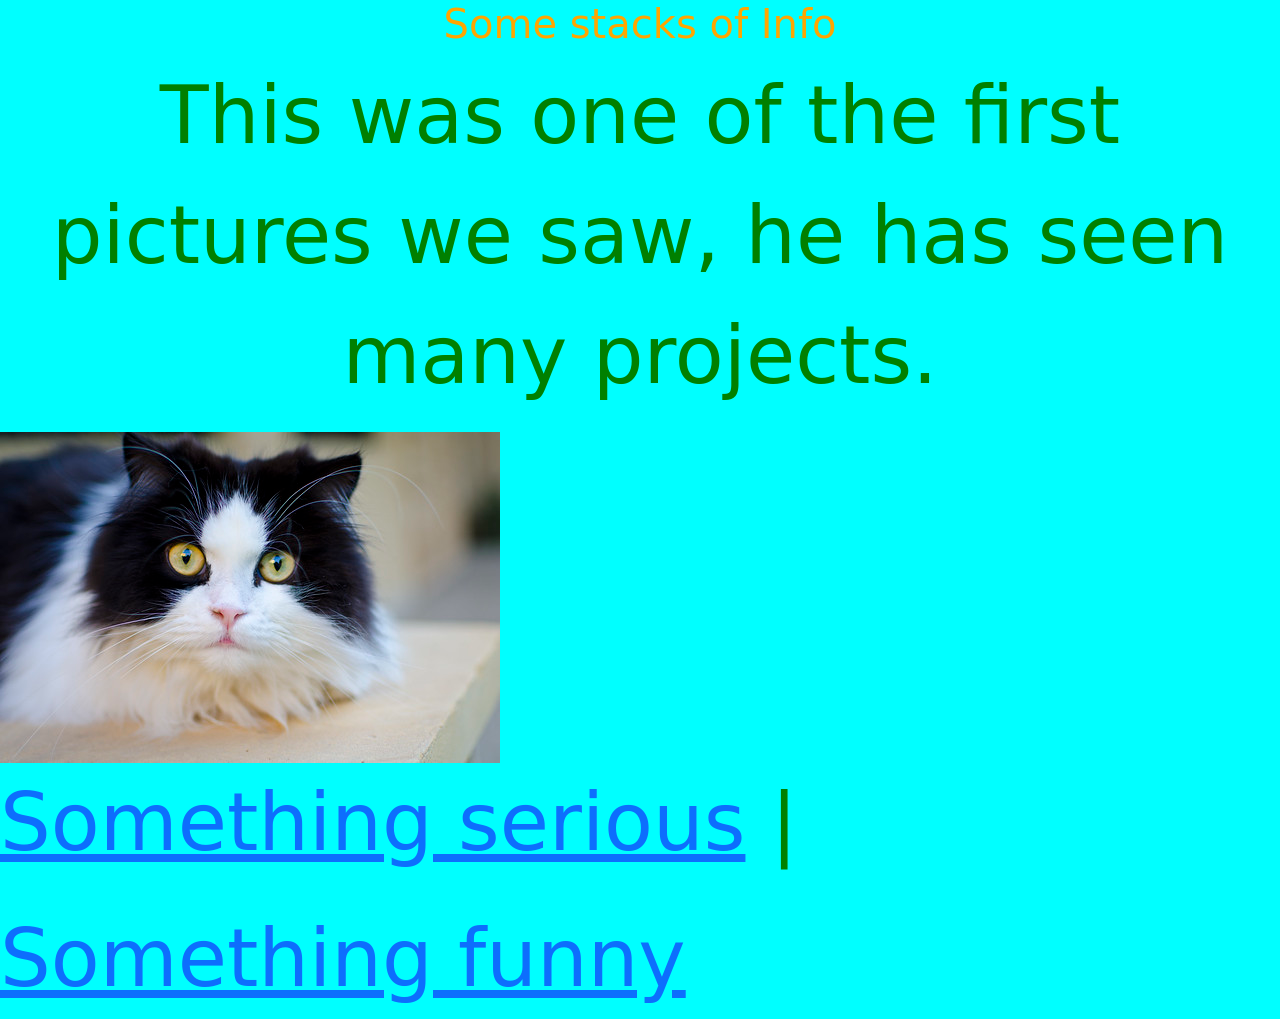
<file: index.html>
<!doctype html>
<html lang="en">
<head>
	<meta charset="utf-8">
	<title>Info for looks</title><meta name="viewport" content="width=device-width,initial-scale=1">
	<link href="https://cdn.jsdelivr.net/npm/bootstrap@5.3.8/dist/css/bootstrap.min.css" rel="stylesheet">
		<link rel="stylesheet" href="./assets/css/styles.css">
</head>
<body class = "blue">

	<h1 style="text-align:center;">Some stacks of Info</h1>
	<p style="text-align:center;">This was one of the first pictures we saw, he has seen many projects.</p>
	
	<div class="container">
		<div class="row"
></div>	
</div>


	<img src="assets/img/cat.jpg" alt="">

    

		<p><a href="01.html">Something serious</a> | <p><a href="02.html">Something funny</a></p>
       

	<script src="./assets/js/main.js"></script>
    <script src="https://cdn.jsdelivr.net/npm/bootstrap@5.3.8/dist/js/bootstrap.bundle.min.js"></script>

</body>
</html>
</file>
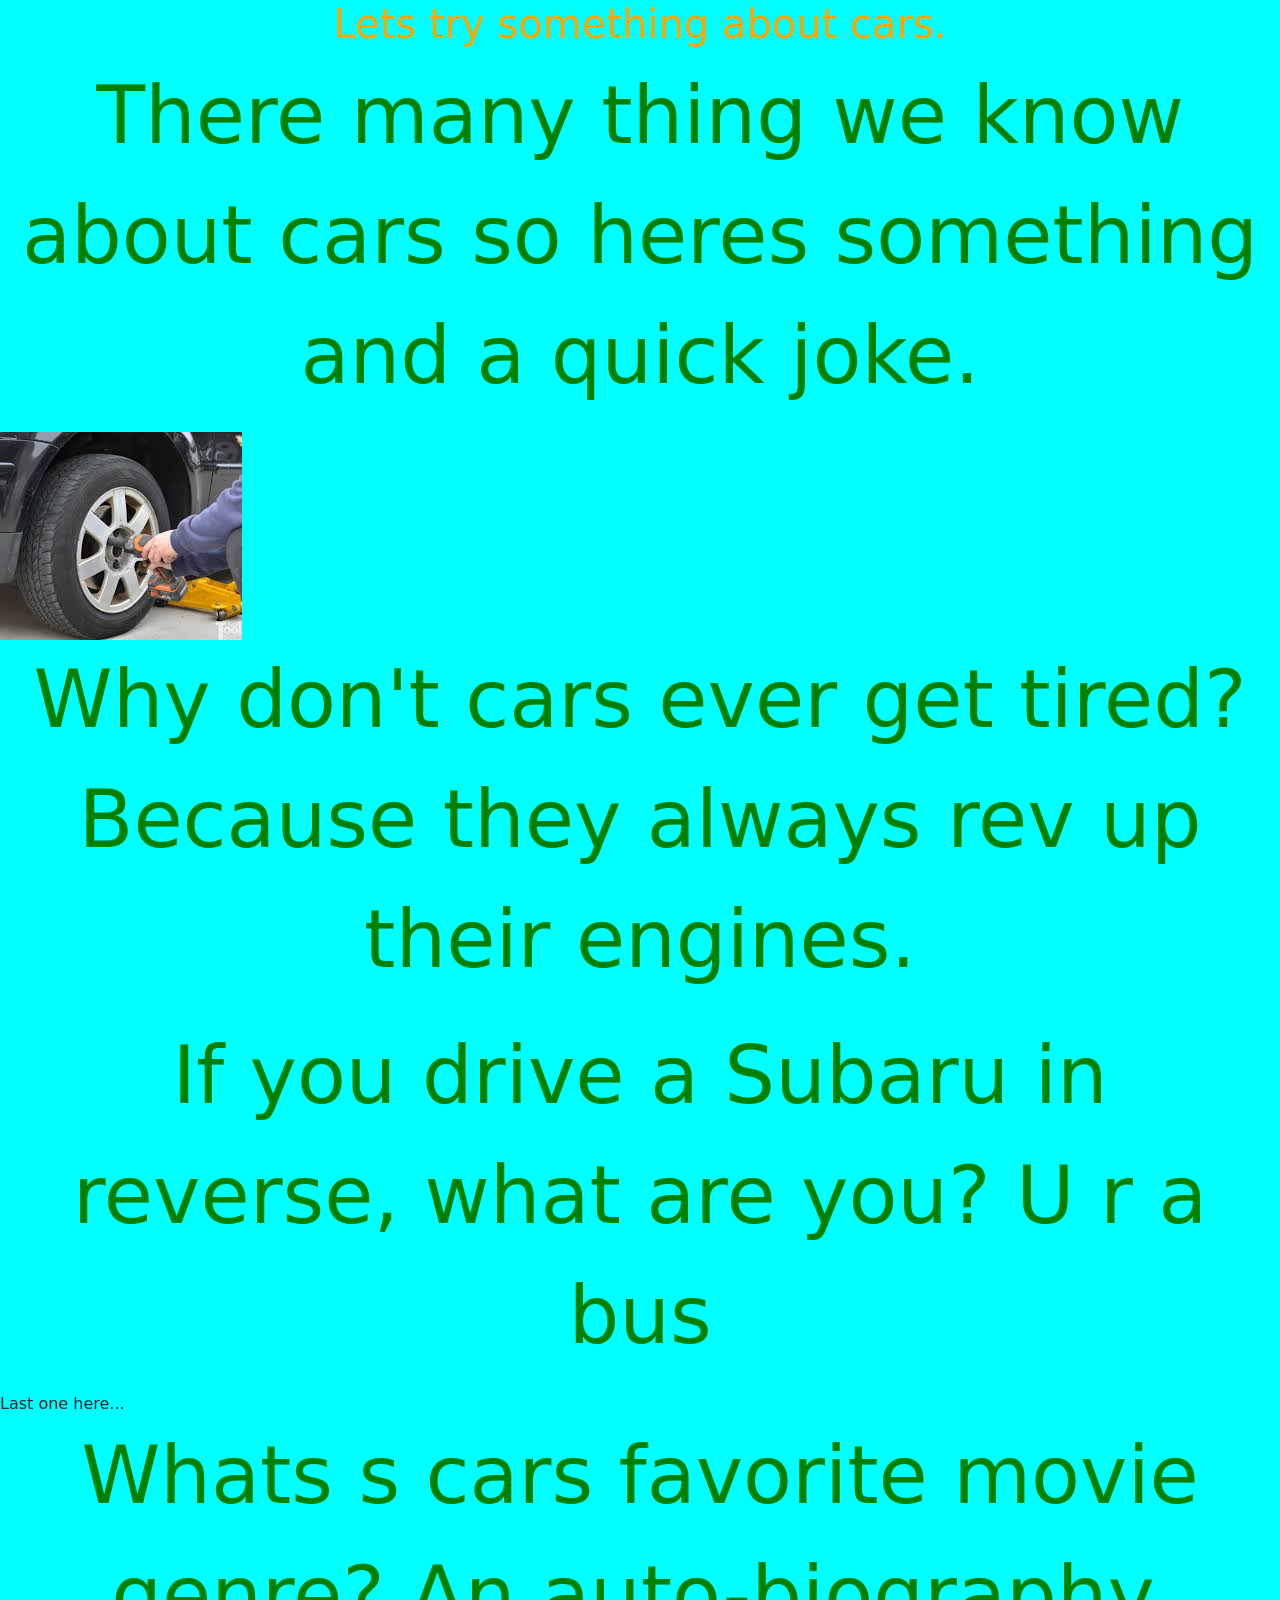
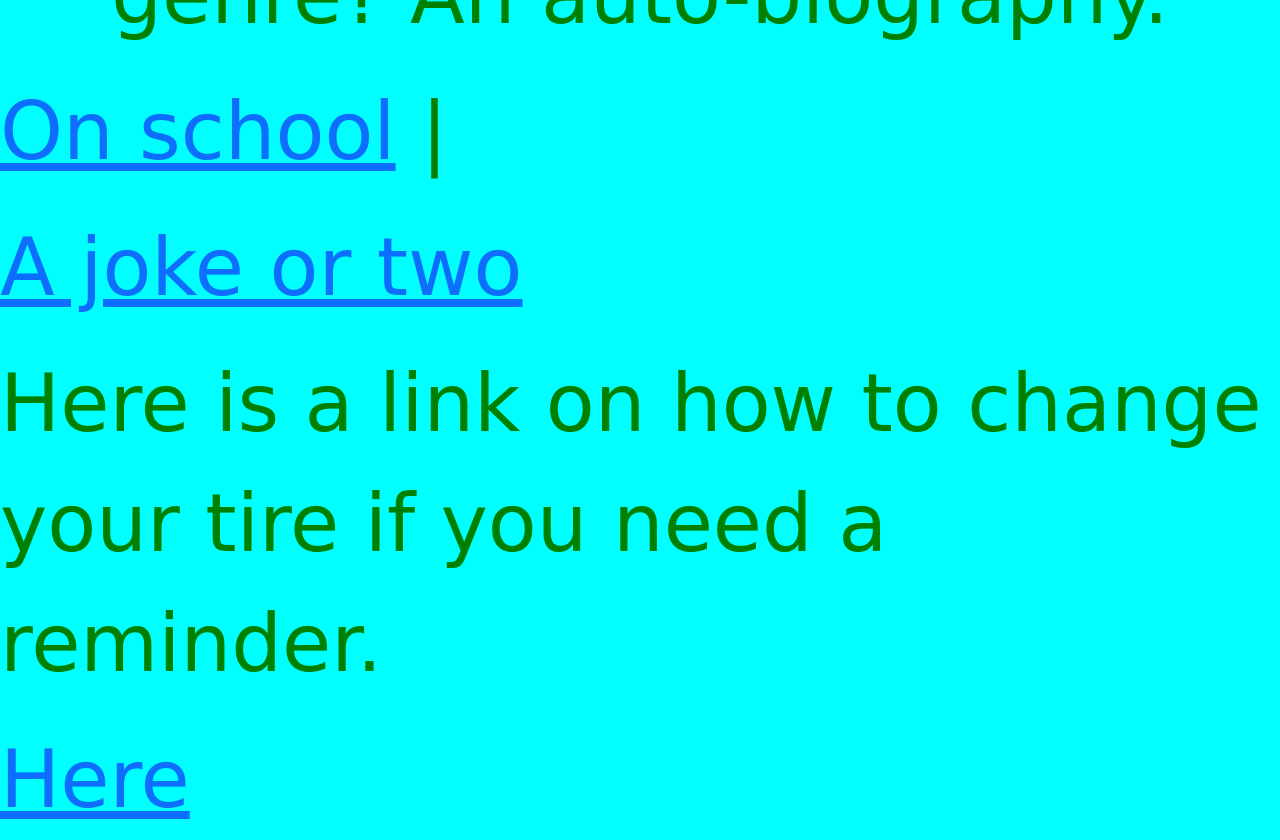
<file: 01.html>
<!doctype html>
<html lang="en">
<head>
	<meta charset="utf-8">
	<title>Info for looks</title><meta name="viewport" content="width=device-width,initial-scale=1">
	<link href="https://cdn.jsdelivr.net/npm/bootstrap@5.3.8/dist/css/bootstrap.min.css" rel="stylesheet">
		<link rel="stylesheet" href="./assets/css/styles.css">
</head>
<body>

	<h1 style="text-align:center;">Lets try something about cars.</h1>
	<p style="text-align:center;">There many thing we know about cars so heres something and a quick joke. </p>
	
	<img src="assets/img/tirechange.jpg" alt="">
      
	<p style="text-align:center;">Why don't cars ever get tired? Because they always rev up their engines.</p> 

	<p style="text-align:center;">If you drive a Subaru in reverse, what are you? U r a bus</p>

	Last one here...
	<p style="text-align:center;" >Whats s cars favorite movie genre? An auto-biography.</p>
		<p><a href="03.html">On school</a> | <p><a href="02.html">A joke or two</a></p>


    <p>Here is a link on how to change your tire if you need a reminder.</p>
    <p><a href="https://www.allstate.com/resources/car-insurance/how-to-change-a-flat-tire">Here</a></p>

	<script src="./assets/js/main.js"></script>
    <script src="https://cdn.jsdelivr.net/npm/bootstrap@5.3.8/dist/js/bootstrap.bundle.min.js"></script>

</body>
</html>
</file>
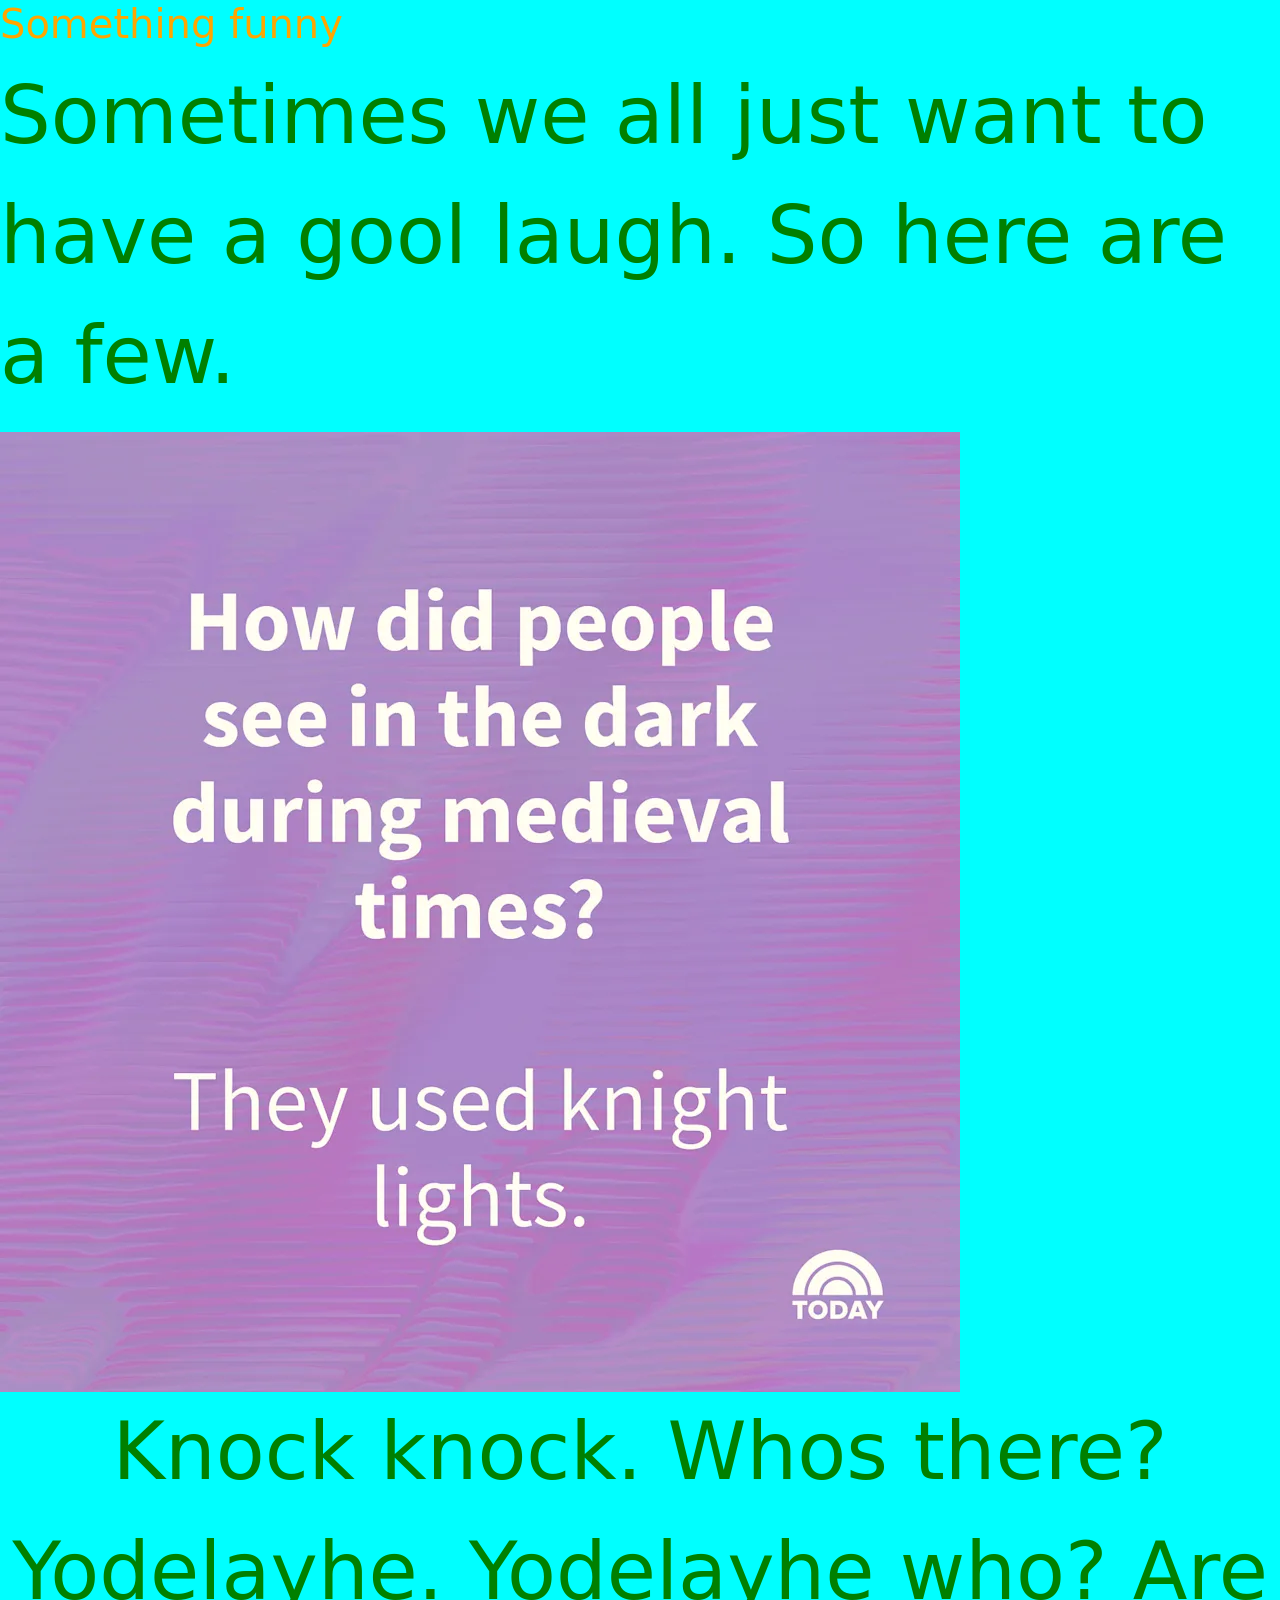
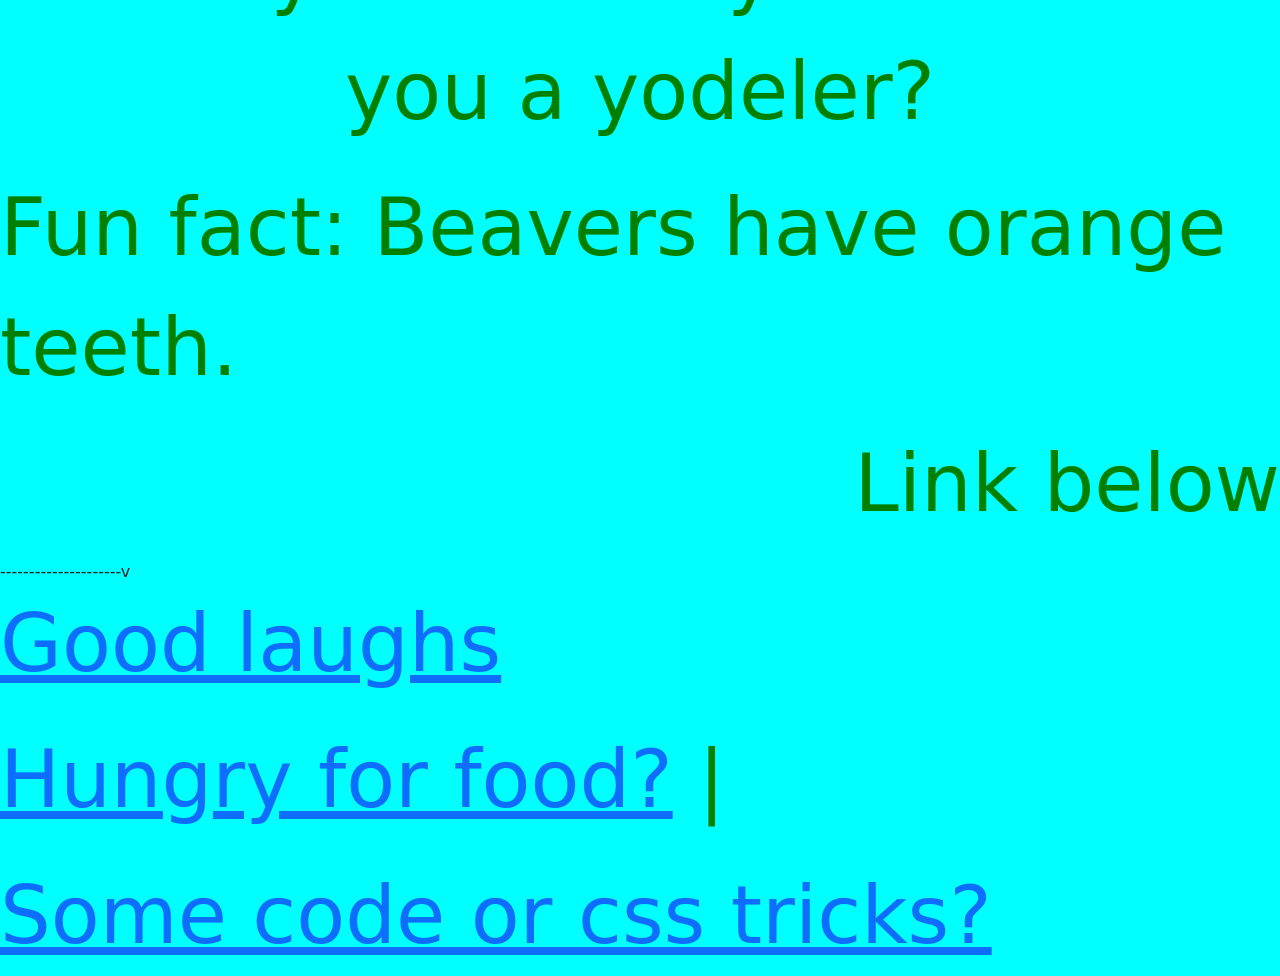
<file: 02.html>
<!doctype html>
<html lang="en">
<head>
	<meta charset="utf-8">
	<title>Info for looks and connections</title><meta name="viewport" content="width=device-width,initial-scale=1">
	<link href="https://cdn.jsdelivr.net/npm/bootstrap@5.3.8/dist/css/bootstrap.min.css" rel="stylesheet">
		<link rel="stylesheet" href="./assets/css/styles.css">
</head>
<body class = "blue">

	<h1>Something funny</h1>
	<p>Sometimes we all just want to have a gool laugh. So here are a few.</p>
	<img src="assets/img/joke.jpg" alt="">
     

	<p 	 style="text-align:center;"> Knock knock. Whos there? Yodelayhe. Yodelayhe who? Are you a yodeler?
</p>
    <p style="text-align:center;"> </p>

	<p style="text-align:left;">Fun fact: Beavers have orange teeth. </p>

	 <p style="text-align:right;">Link below </p>---------------------v
		  
	 

    <p><a href="https://www.hubengage.com/employee-engagement/workplace-jokes-guaranteed-to-brighten-your-workday/">Good laughs</a></p>

		<p><a href="05.html">Hungry for food?</a> | <p><a href="04.html">Some code or css tricks?</a></p>


	<script src="./assets/js/main.js"></script>
    <script src="https://cdn.jsdelivr.net/npm/bootstrap@5.3.8/dist/js/bootstrap.bundle.min.js"></script>

</body>
</html>
</file>
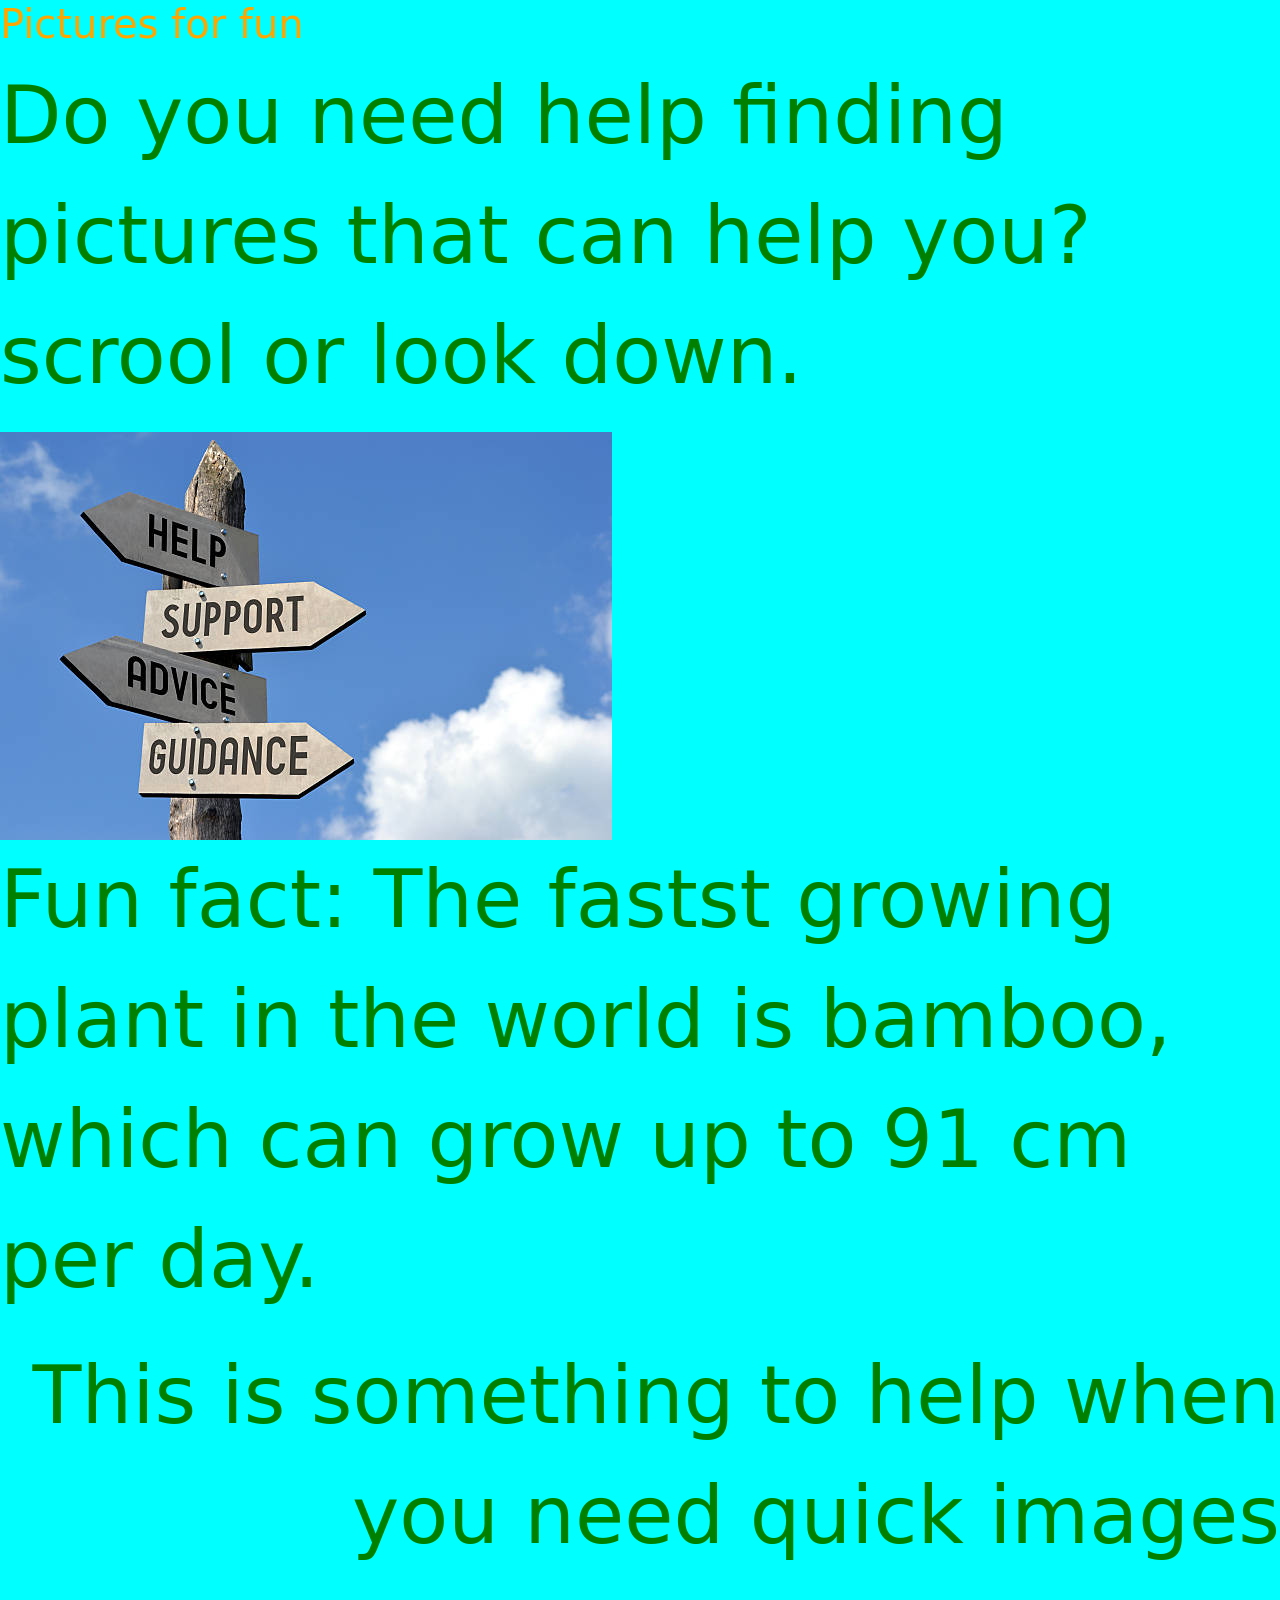
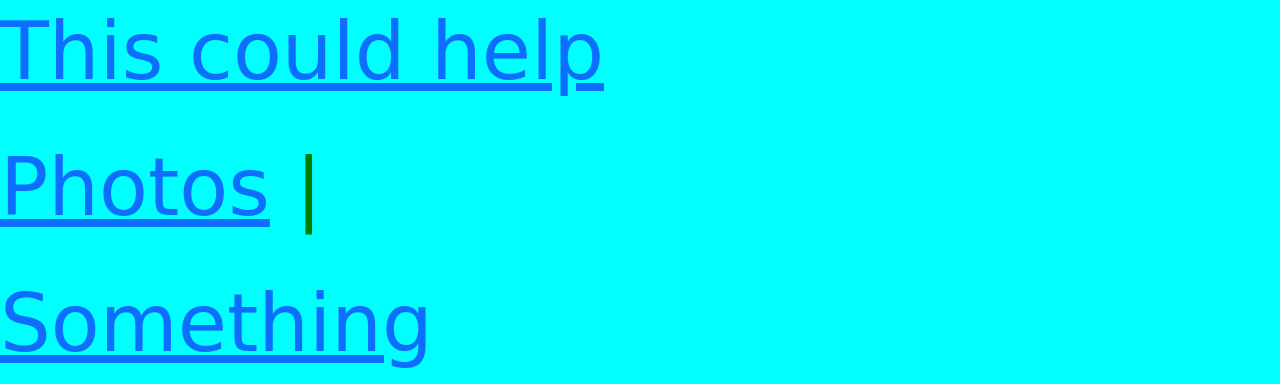
<file: 03.html>
<!doctype html>
<html lang="en">
<head>
	<meta charset="utf-8">
	<title>Info for looks and connections</title><meta name="viewport" content="width=device-width,initial-scale=1">
	<link href="https://cdn.jsdelivr.net/npm/bootstrap@5.3.8/dist/css/bootstrap.min.css" rel="stylesheet">
		<link rel="stylesheet" href="./assets/css/styles.css">
</head>
<body class = "blue">

	<h1>Pictures for fun</h1>
	<p>Do you need help finding pictures that can help you? scrool or look down.</p>

	<img src="assets/img/help.jpg" alt="">

<p style="text-align:start;"> Fun fact: The fastst growing plant in the world is bamboo, which can grow up to 91 cm per day. </p>

<p style="text-align:end;" >This is something to help when you need quick images</p>

<p><a href="https://www.istockphoto.com/search/2/image-film?phrase=picture%20of%20help">This could help</a> </a></P>
		<p><a href="06.html">Photos</a> | <p><a href="07.html">Something</a></p>


	<script src="./assets/js/main.js"></script>
    <script src="https://cdn.jsdelivr.net/npm/bootstrap@5.3.8/dist/js/bootstrap.bundle.min.js"></script>

</body>
</html>
</file>
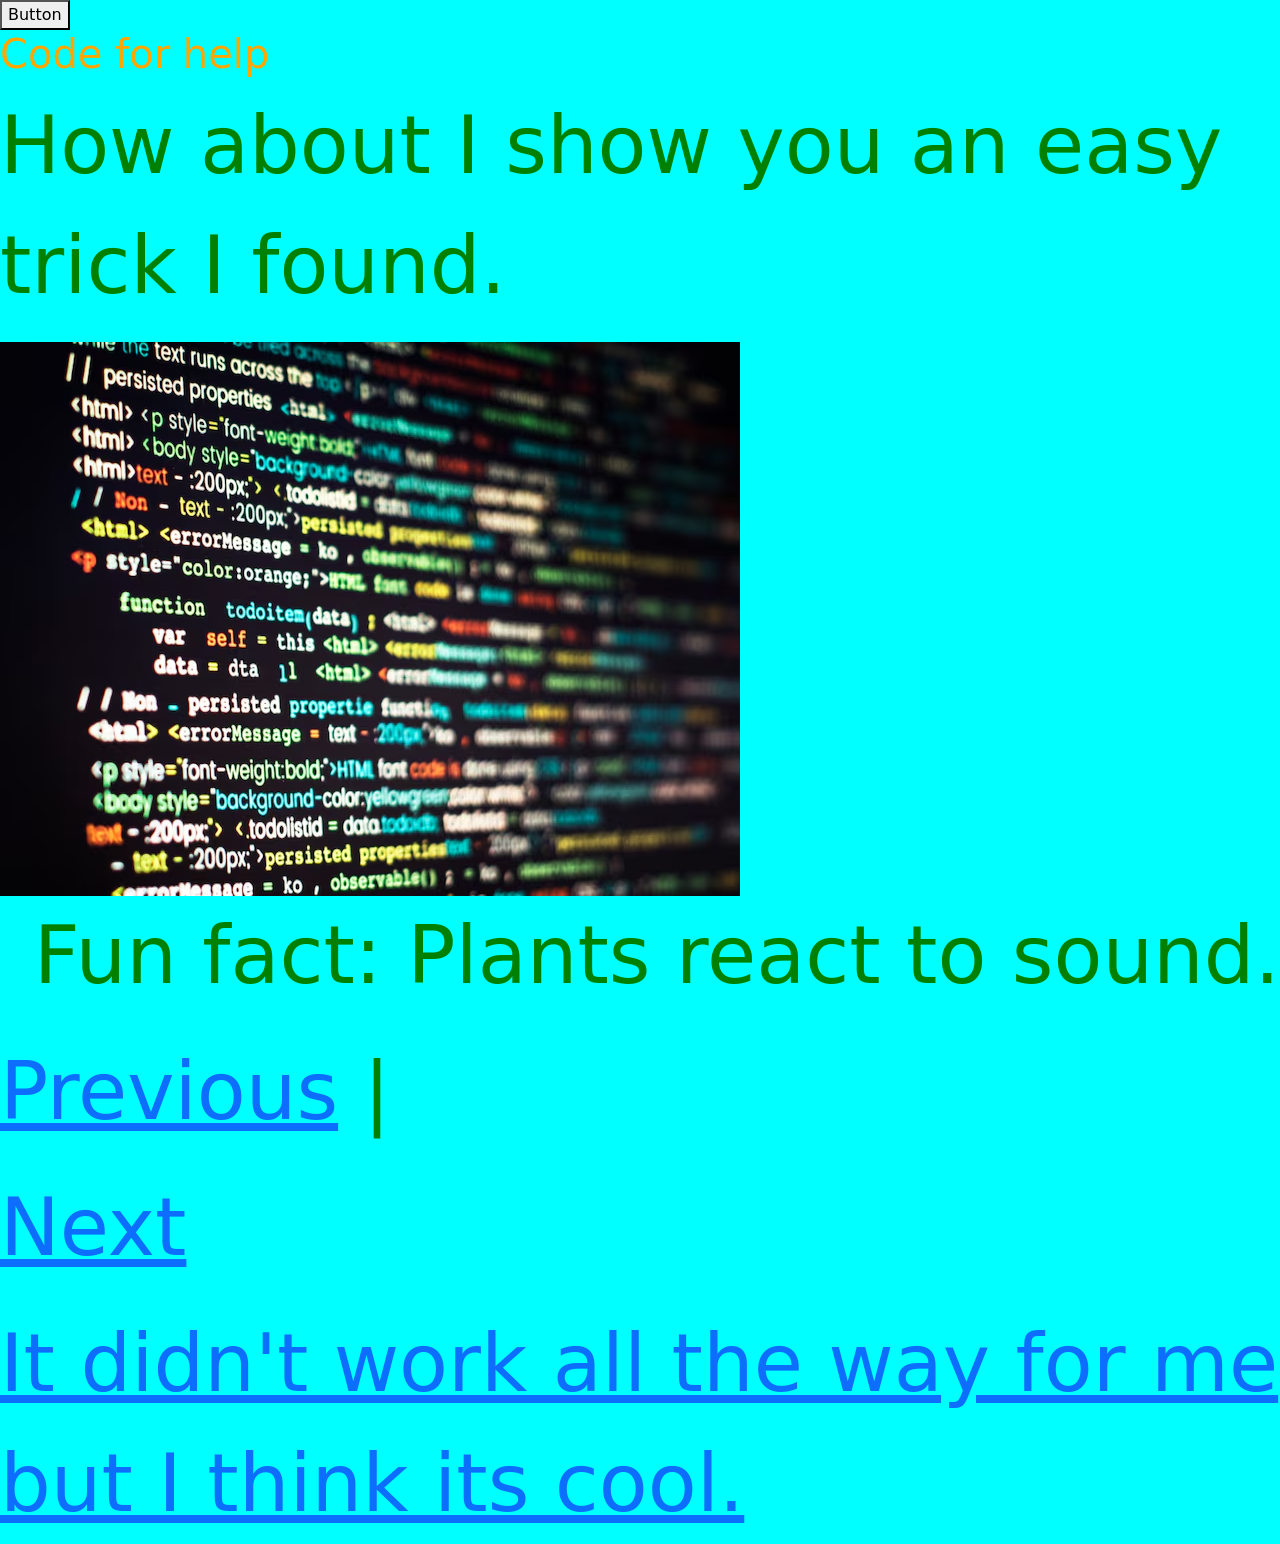
<file: 04.html>
<!doctype html>
<html lang="en">
<head>
	<meta charset="utf-8">
	<title>Info for looks and connections</title><meta name="viewport" content="width=device-width,initial-scale=1">
	<link href="https://cdn.jsdelivr.net/npm/bootstrap@5.3.8/dist/css/bootstrap.min.css" rel="stylesheet">
		<link rel="stylesheet" href="./assets/css/styles.css">
</head>
<body class = "blue"> 

	<button class ="my-button" popvertarget="my-element">
		Button
	</button>

	<div id="my-element" popover>
		How does this work?
	</div>


	<h1>Code for help</h1>
	<p> How about I show you an easy trick I found.</p>
	<img src="assets/img/code.jpg" alt="">

	<p style="text-align:right"> Fun fact: Plants react to sound. </p>

		<p><a href="08.html">Previous</a> | <p><a href="09.html">Next</a></p>

		<p><a href=https://youtu.be/Ol62e-dWu0E?si=q2P6kb36U5PPpYzx> It didn't work all the way for me but I think its cool.</a></p>

	<script src="./assets/js/main.js"></script>
    <script src="https://cdn.jsdelivr.net/npm/bootstrap@5.3.8/dist/js/bootstrap.bundle.min.js"></script>

</body>
</html>
</file>
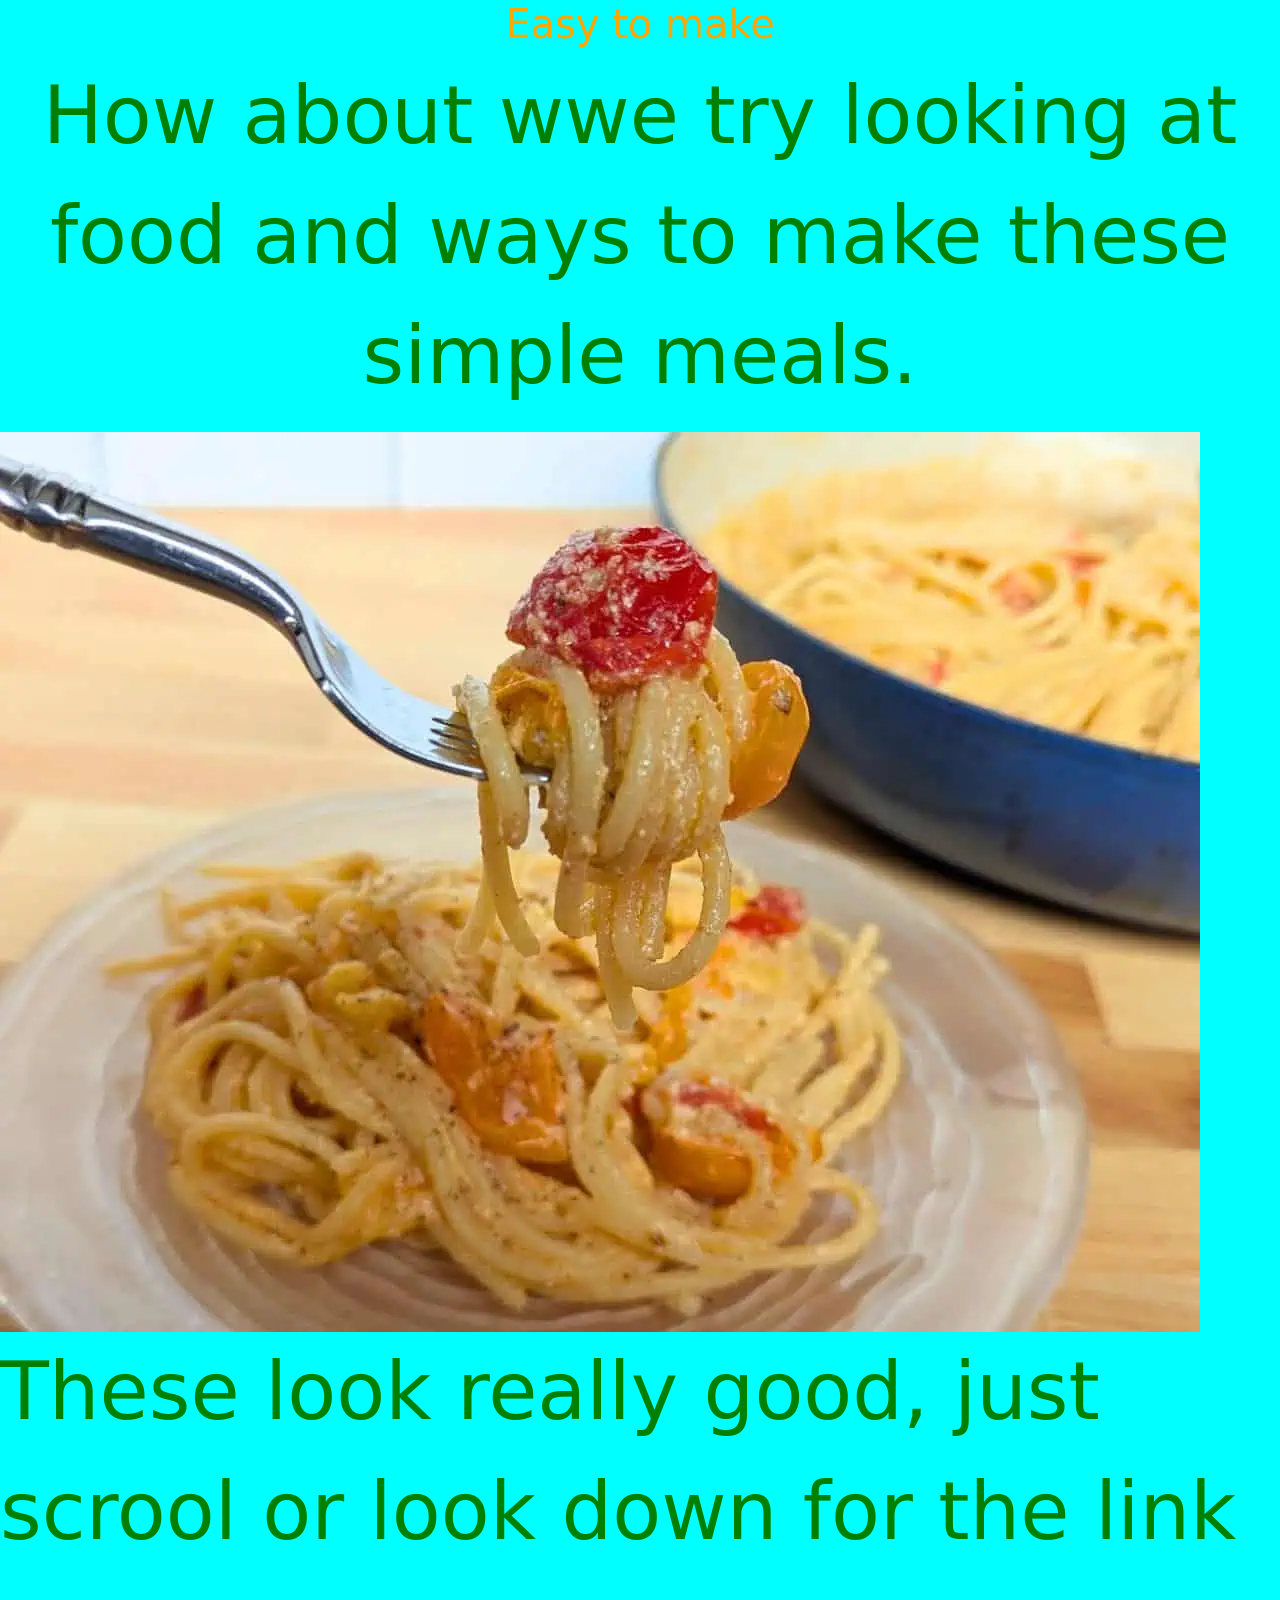
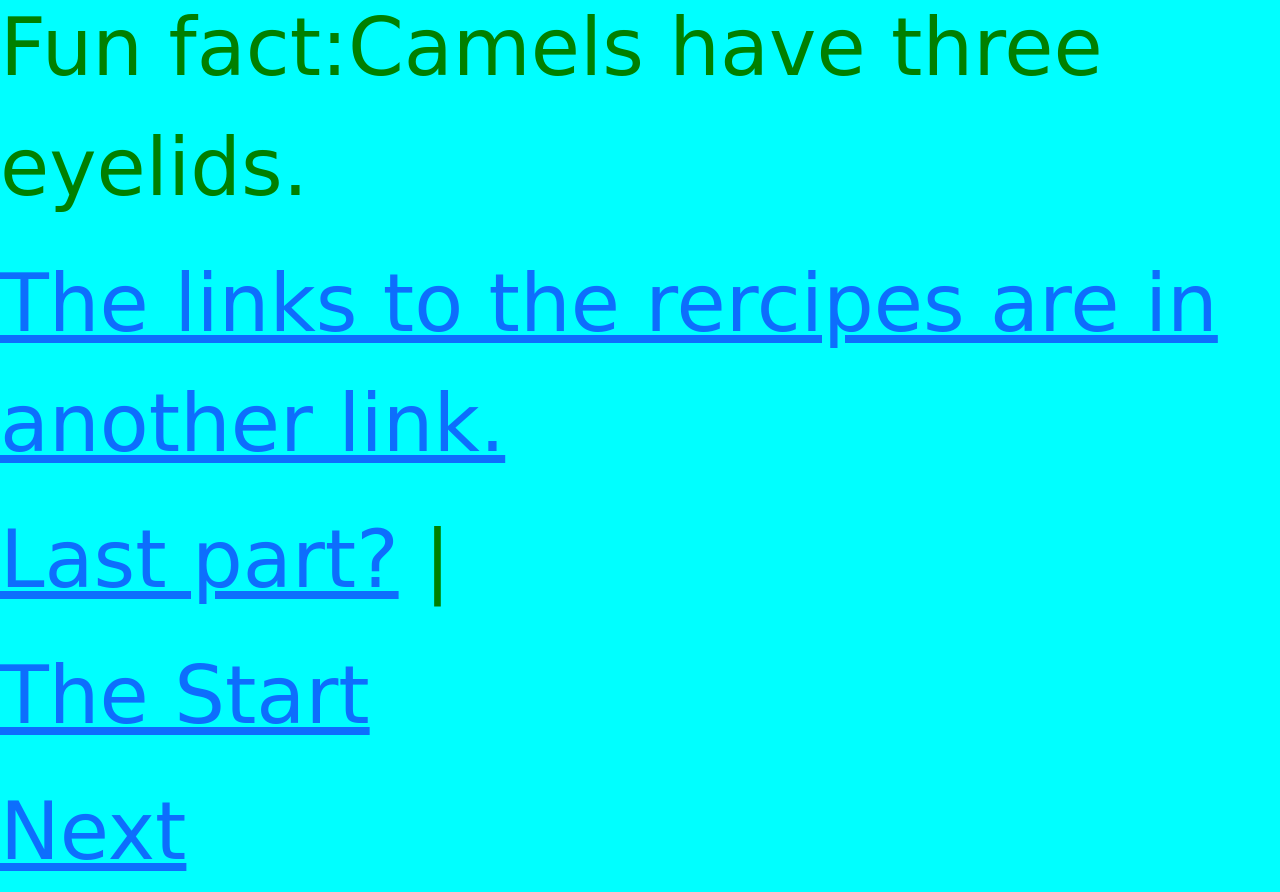
<file: 05.html>
<!doctype html>
<html lang="en">
<head>
	<meta charset="utf-8">
	<title>Info for looks and connections</title><meta name="viewport" content="width=device-width,initial-scale=1">
	<link href="https://cdn.jsdelivr.net/npm/bootstrap@5.3.8/dist/css/bootstrap.min.css" rel="stylesheet">
		<link rel="stylesheet" href="./assets/css/styles.css">
</head>
<body class = "blue">

	<h1 style="text-align:center;">Easy to make</h1>
	<p style="text-align:center;">How about wwe try looking at food and ways to make these simple meals.</p>
	<img src="assets/img/food.jpg" alt="">

     <p style="text-align:start">These look really good, just scrool or look down for the link</p>

	 <p>Fun fact:Camels have three eyelids.</p>

     <p><a href="https://honestandtruly.com/must-know-recipes/"> The links to the rercipes are in another link.</a></p>

		<p><a href="10.html">Last part?</a> | <p><a href="index.html">The Start</a></p>
		<p><a href="08.html">Next</a></p>


	<script src="./assets/js/main.js"></script>
    <script src="https://cdn.jsdelivr.net/npm/bootstrap@5.3.8/dist/js/bootstrap.bundle.min.js"></script>

</body>
</html>
</file>
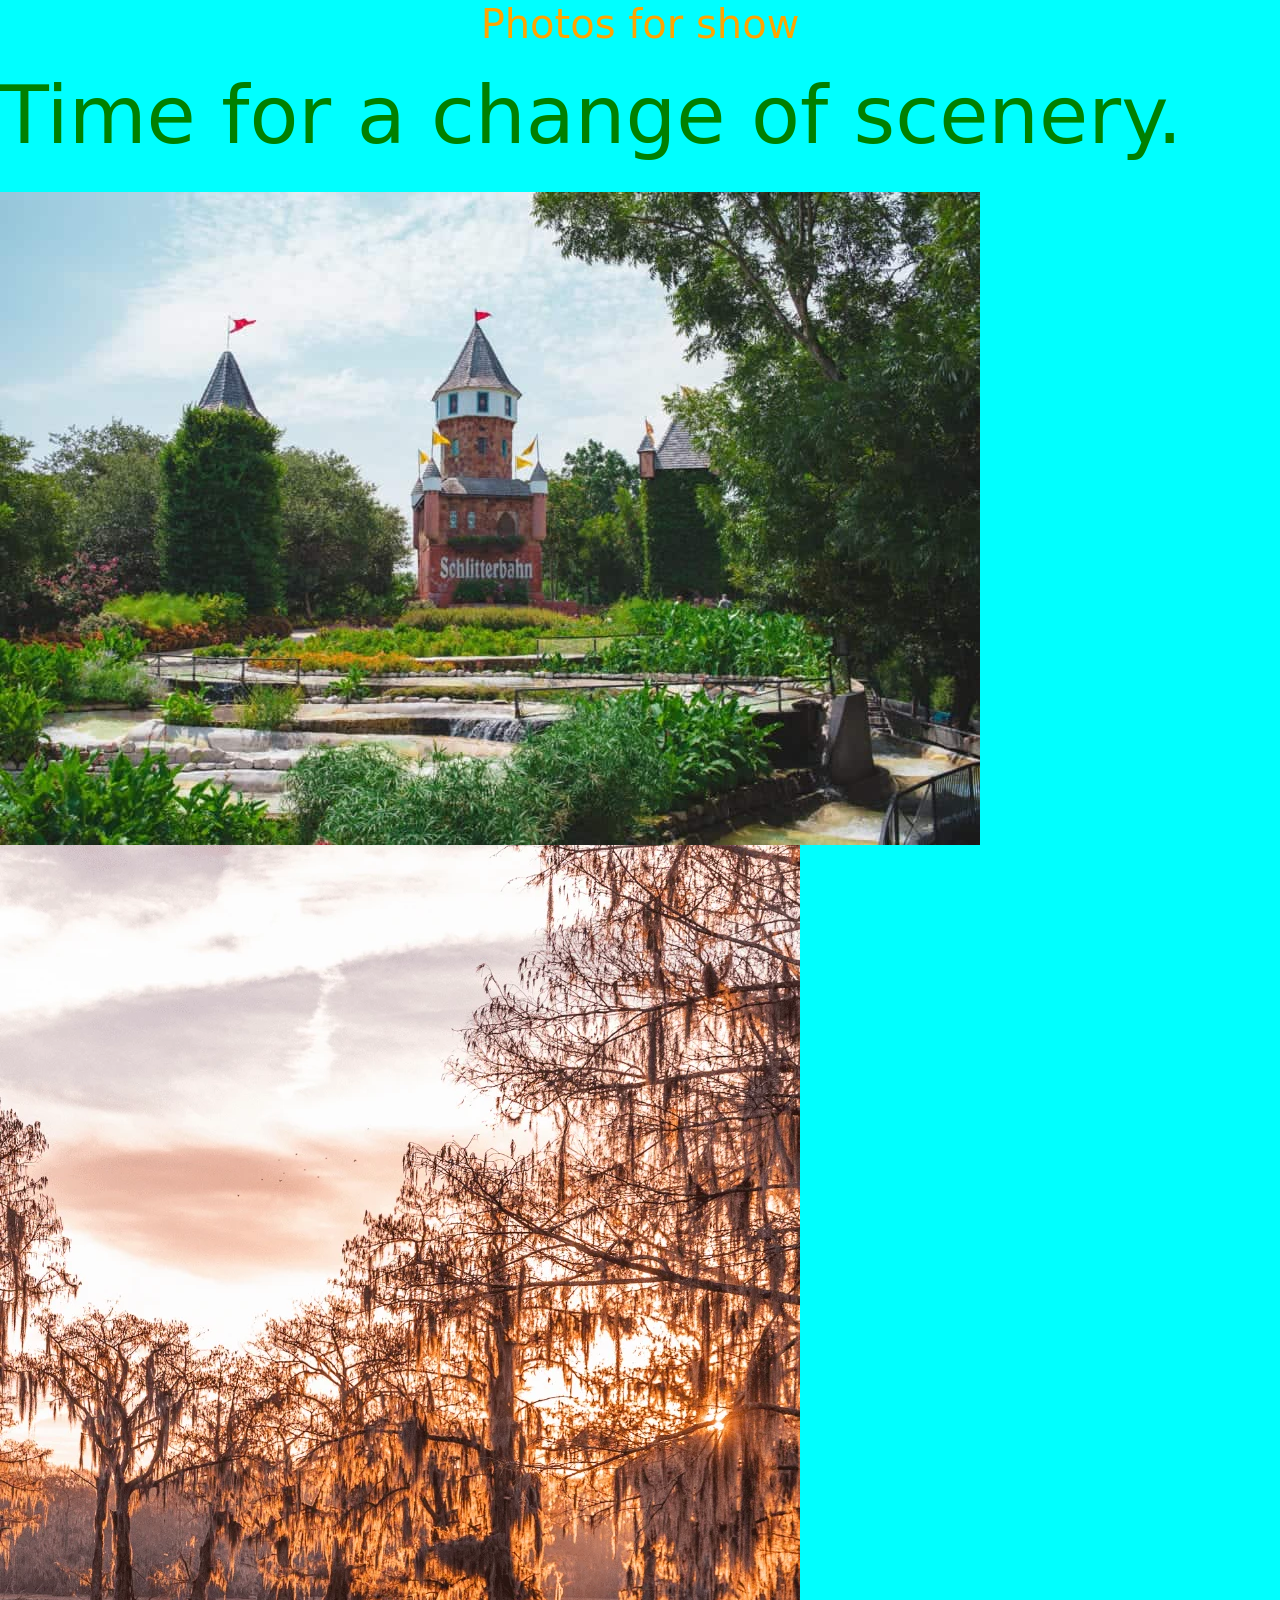
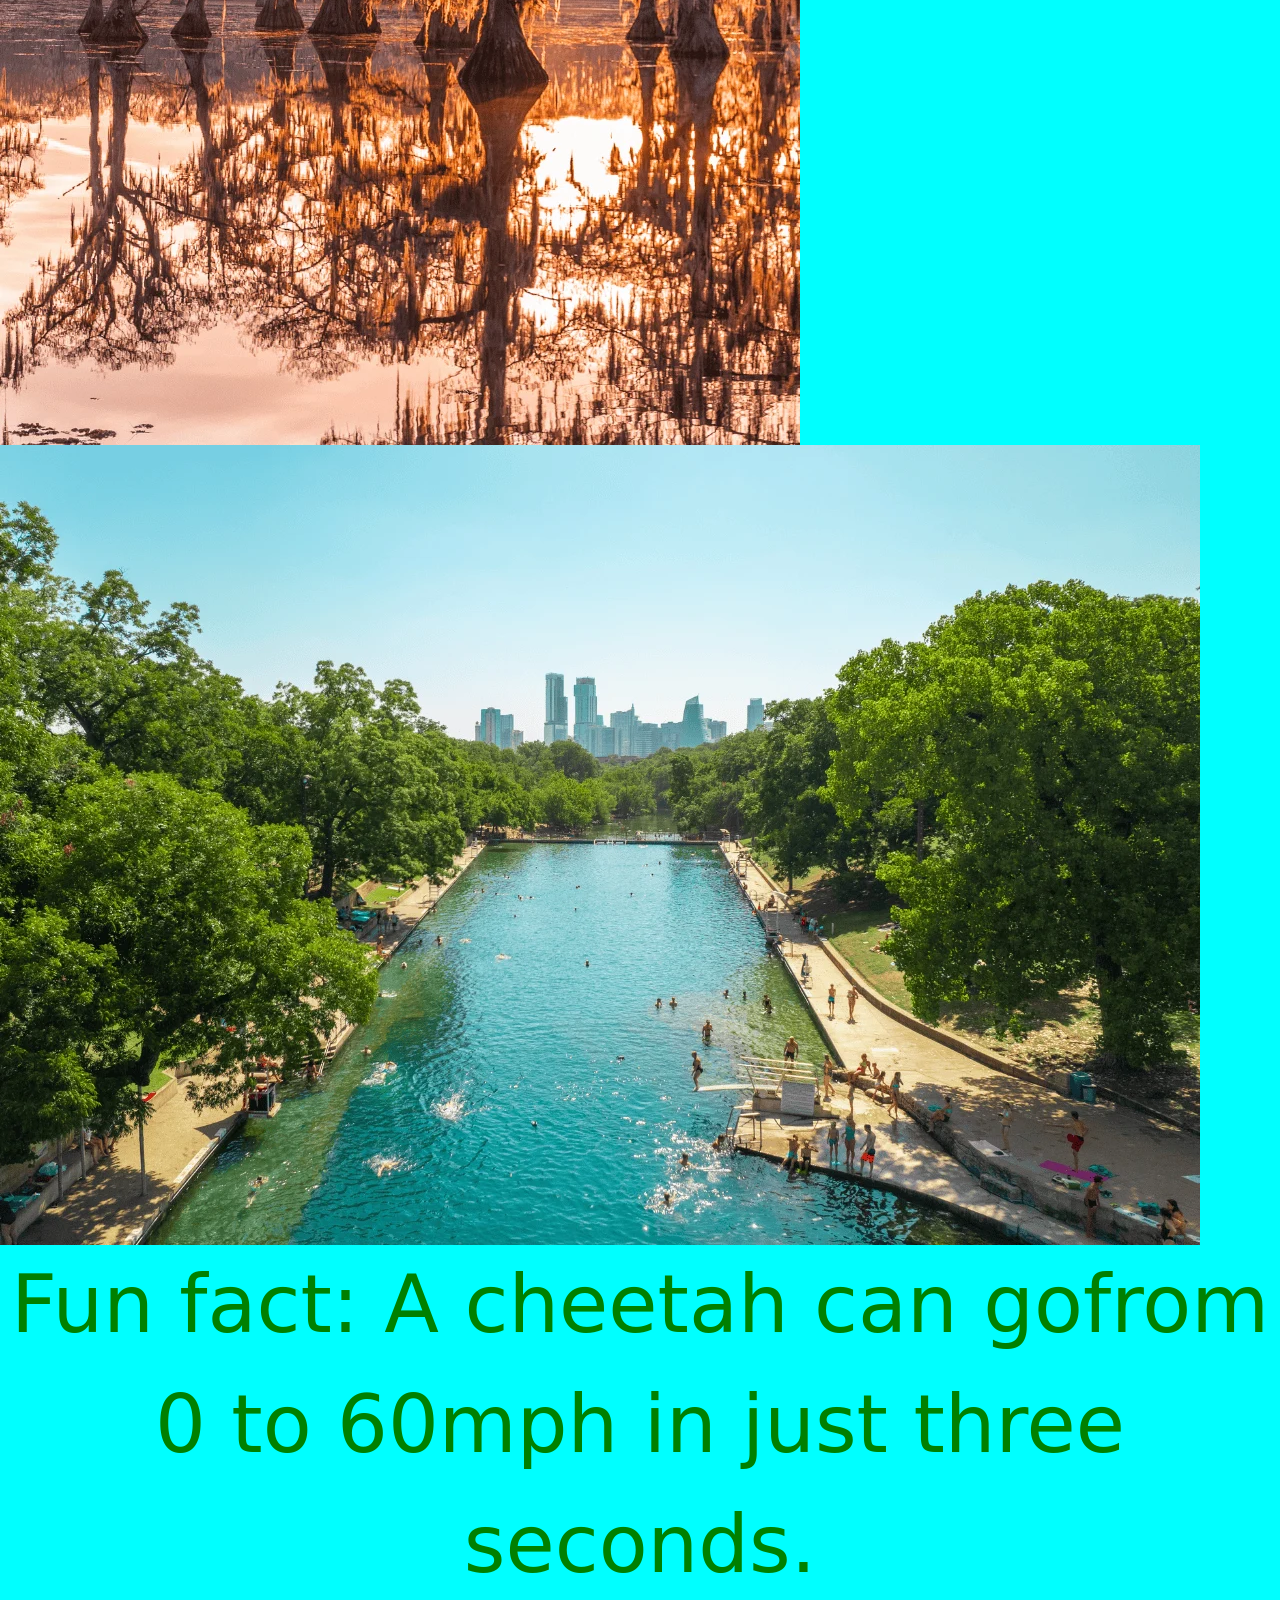
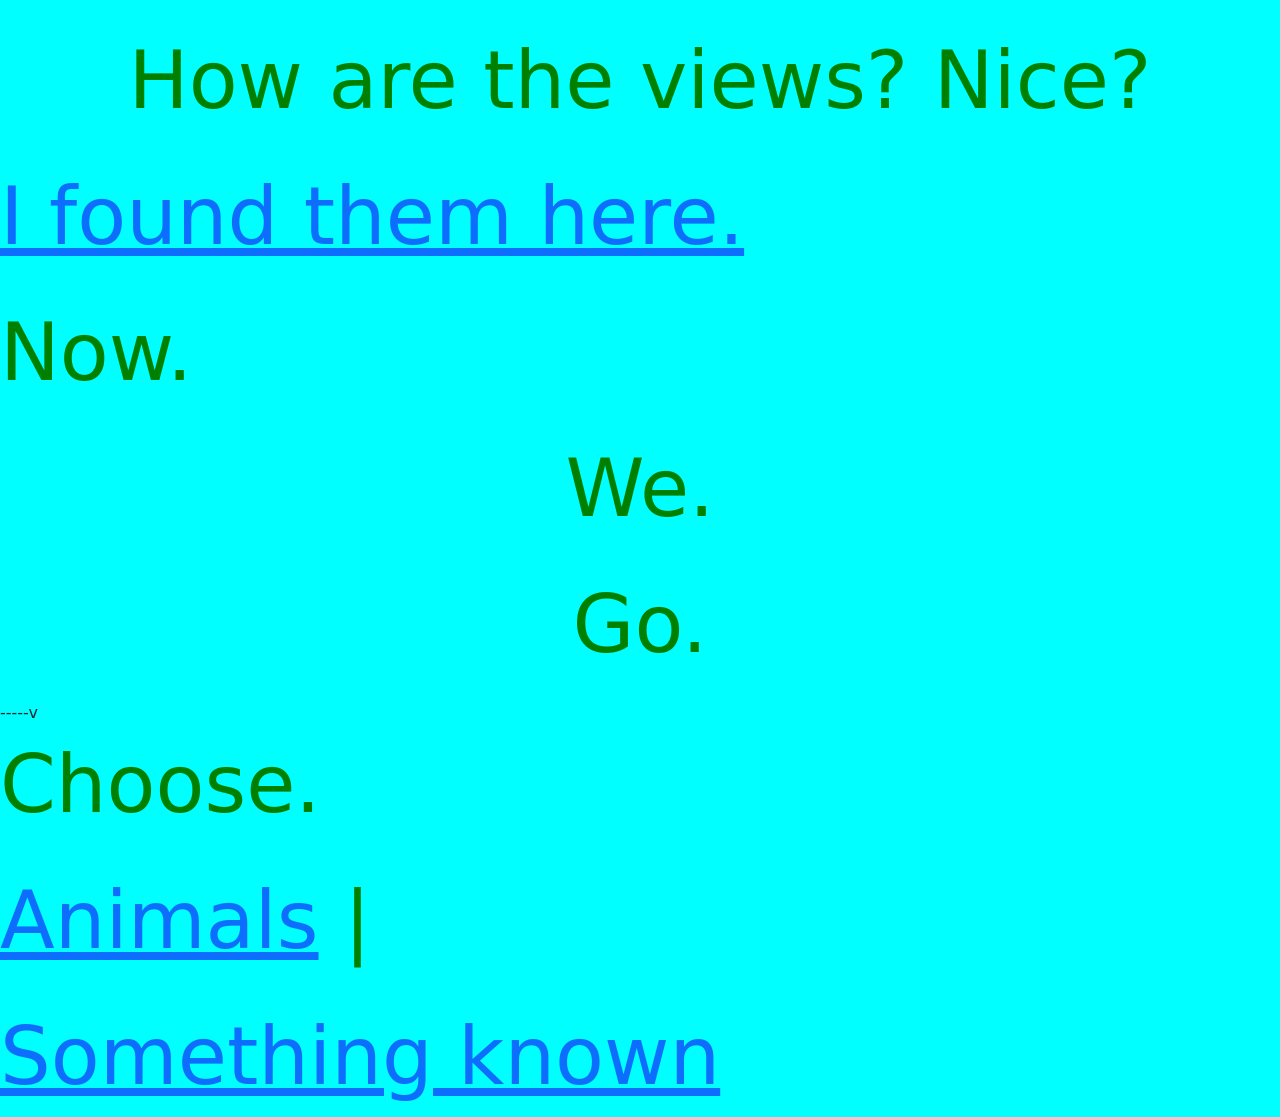
<file: 06.html>
<!doctype html>
<html lang="en">
<head>
	<meta charset="utf-8">
	<title>Info for looks and connections</title><meta name="viewport" content="width=device-width,initial-scale=1">
	<link href="https://cdn.jsdelivr.net/npm/bootstrap@5.3.8/dist/css/bootstrap.min.css" rel="stylesheet">
		<link rel="stylesheet" href="./assets/css/styles.css">
</head>
<body class = "blue">

	<h1 style="text-align:center;">Photos for show</h1>
	<p style="text-align:start;">Time for a change of scenery.</p>

	<div class="container">
		<div class="row"
></div>	
</div>


	<img src="assets/img/sights1.jpg" alt="">

	<img src="assets/img/sights2.jpg" alt="">


	<img src="assets/img/sights3.jpg" alt="">

    <p style="text-align:center;"> Fun fact: A cheetah can gofrom 0 to 60mph in just three seconds.</p>
	<p style="text-align:center;">How are the views? Nice? </p>

	<p><a href="https://mycurlyadventures.com/top-20-cool-places-to-visit-in-texas-during-summer/">I found them here.</a></p>

	<p style="text-align:left;"> Now.</p>
	<p style="text-align:center;">  We.</p>
	<p style="text-align:center;">     Go.</p>-----v
    <p>Choose.</p>
		<p><a href="07.html">Animals</a> | <p><a href="09.html">Something known</a></p>
       

	<script src="./assets/js/main.js"></script>
    <script src="https://cdn.jsdelivr.net/npm/bootstrap@5.3.8/dist/js/bootstrap.bundle.min.js"></script>

</body>
</html>
</file>
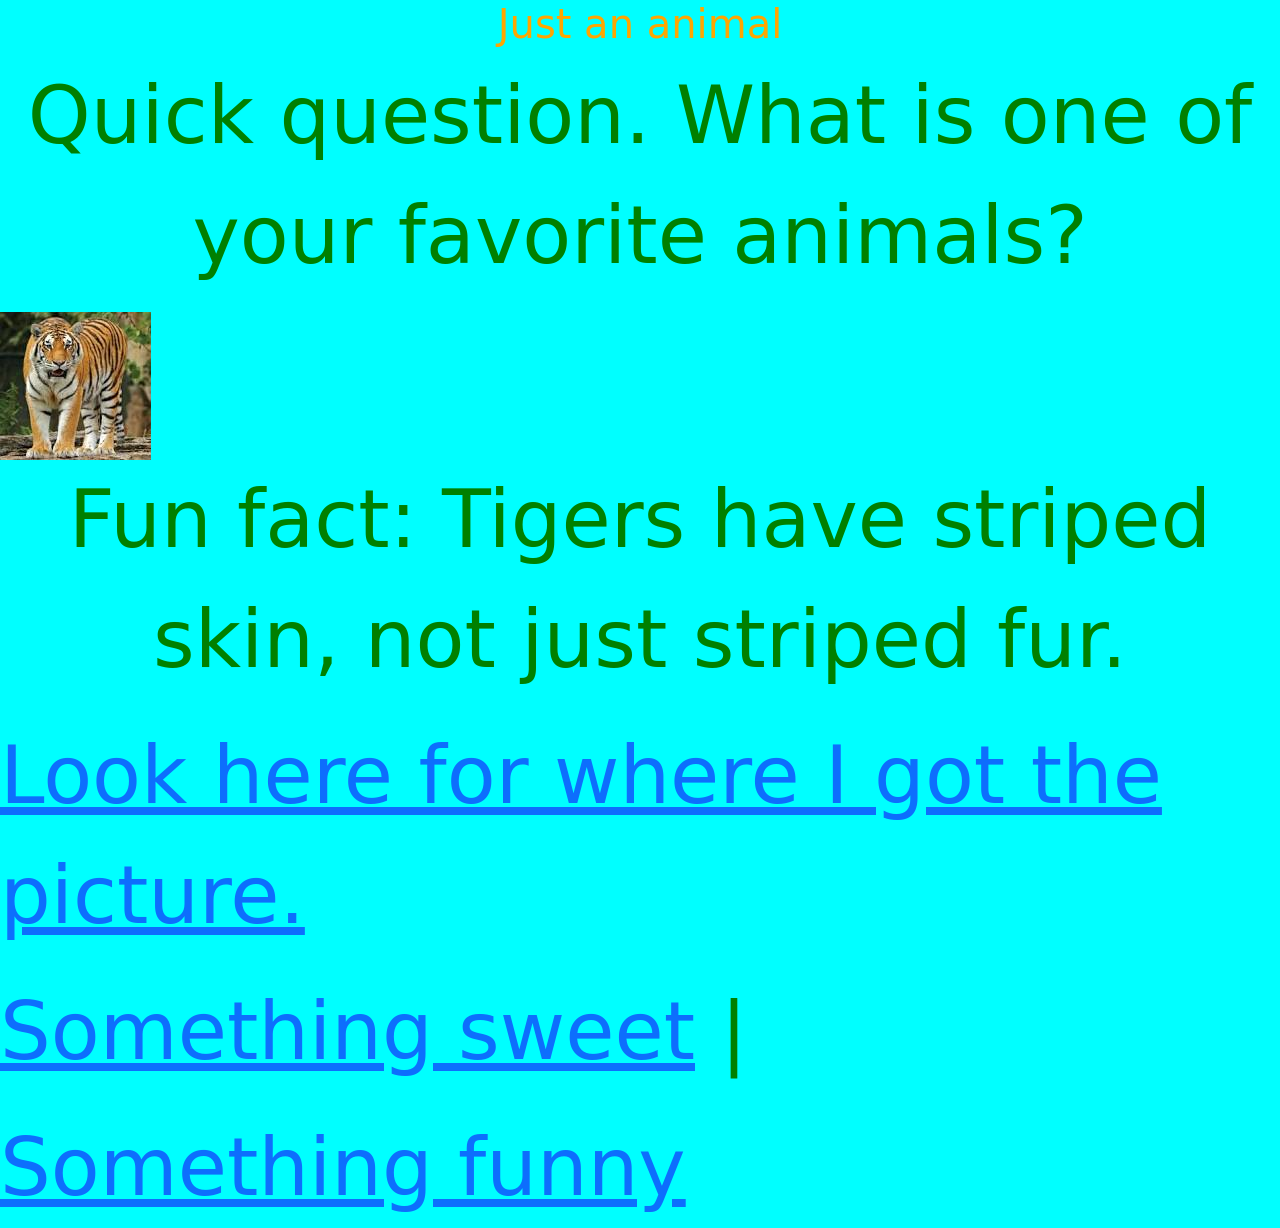
<file: 07.html>
<!doctype html>
<html lang="en">
<head>
	<meta charset="utf-8">
	<title>Info for looks and connections</title><meta name="viewport" content="width=device-width,initial-scale=1">
	<link href="https://cdn.jsdelivr.net/npm/bootstrap@5.3.8/dist/css/bootstrap.min.css" rel="stylesheet">
		<link rel="stylesheet" href="./assets/css/styles.css">
</head>
<body class = "blue">

	<h1 style="text-align:center;">Just an animal</h1>
	<p style="text-align:center;">Quick question. What is one of your favorite animals?</p>

	<div class="container">
		<div class="row"
></div>	
</div>


	<img src="assets/img/tiger.jpg" alt="">

    <p style="text-align:center;">Fun fact: Tigers have striped skin, not just striped fur. </p>


	<p><a href="https://stlzoo.org/animals/mammals/carnivores/amur-tiger">Look here for where I got the picture.</a></p>
		
	<p><a href="08.html">Something sweet</a> | <p><a href="02.html">Something funny</a></p>
    

	<script src="./assets/js/main.js"></script>
    <script src="https://cdn.jsdelivr.net/npm/bootstrap@5.3.8/dist/js/bootstrap.bundle.min.js"></script>

</body>
</html>
</file>
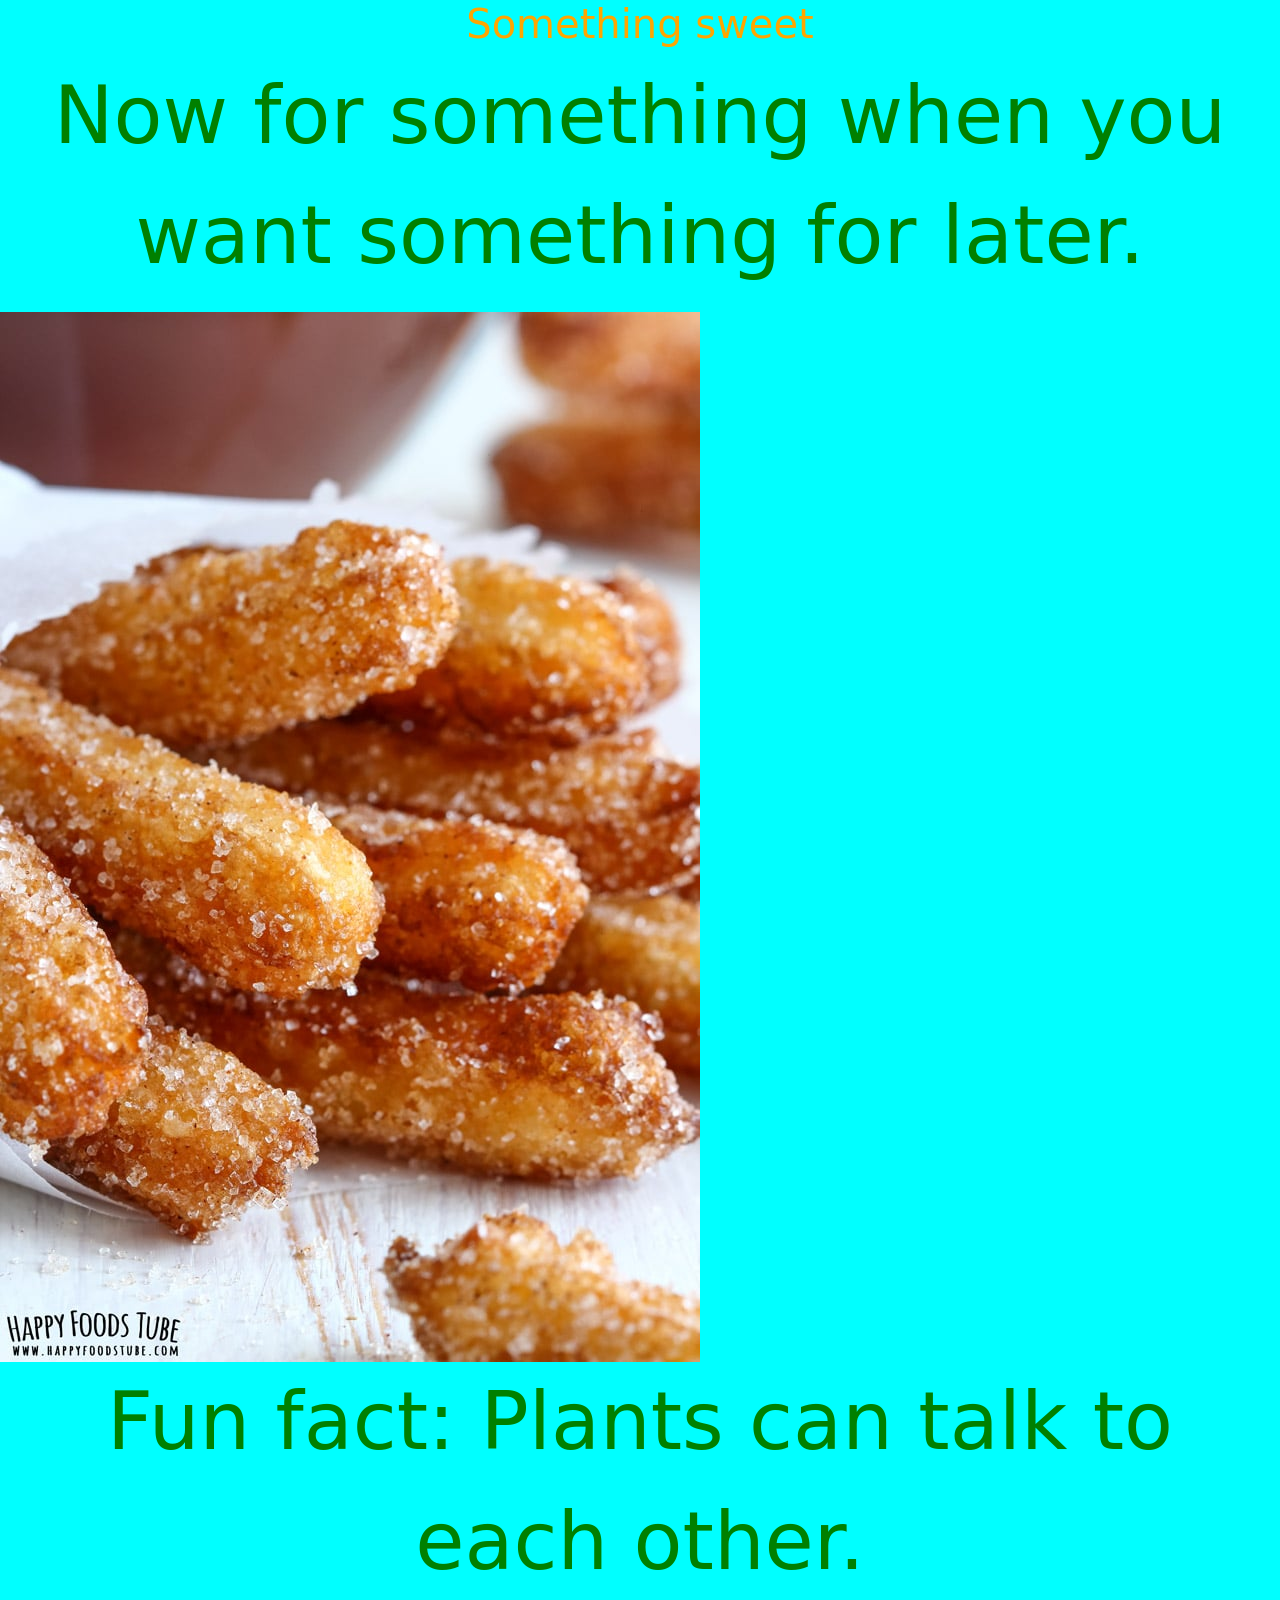
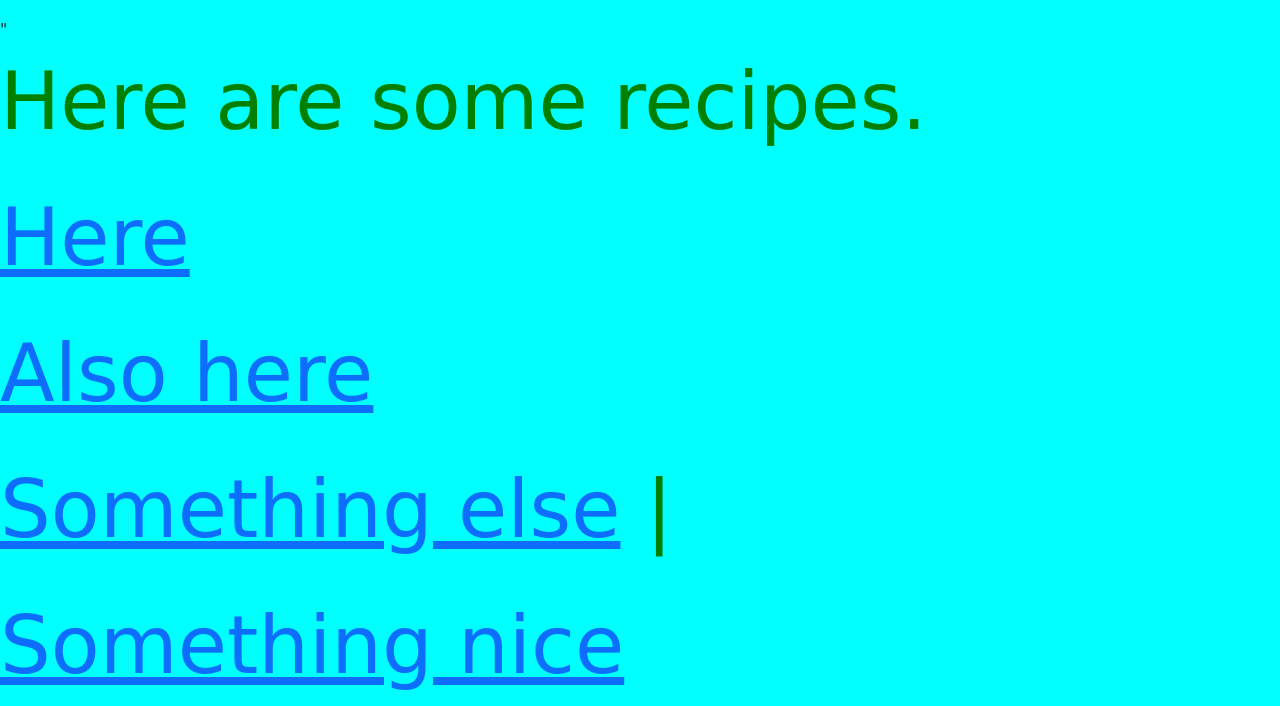
<file: 08.html>
<!doctype html>
<html lang="en">
<head>
	<meta charset="utf-8">
	<title>Info for looks and connections</title><meta name="viewport" content="width=device-width,initial-scale=1">
	<link href="https://cdn.jsdelivr.net/npm/bootstrap@5.3.8/dist/css/bootstrap.min.css" rel="stylesheet">
		<link rel="stylesheet" href="./assets/css/styles.css">
</head>
<body class = "blue">

	<h1 style="text-align:center;">Something sweet</h1>
	<p style="text-align:center;">Now for something when you want something for later.</p>

	<div class="container">
		<div class="row"
></div>	
</div>


	<img src="assets/img/churros.jpg" alt="">

<p style="text-align:center;"> Fun fact: Plants can talk to each other.</p>"

    <p><a style="text-align:left;">Here are some recipes. </a></p>

	<p><a href="https://www.tasteofhome.com/collection/easy-pantry-desserts/">Here </a></p>

	<p><a href="https://www.simplyrecipes.com/easy-dessert-recipes-11944827 ">Also here</a></p>

		<p><a href="09.html">Something else</a> | <p><a href="01.html">Something nice</a></p>
       

	<script src="./assets/js/main.js"></script>
    <script src="https://cdn.jsdelivr.net/npm/bootstrap@5.3.8/dist/js/bootstrap.bundle.min.js"></script>

</body>
</html>
</file>
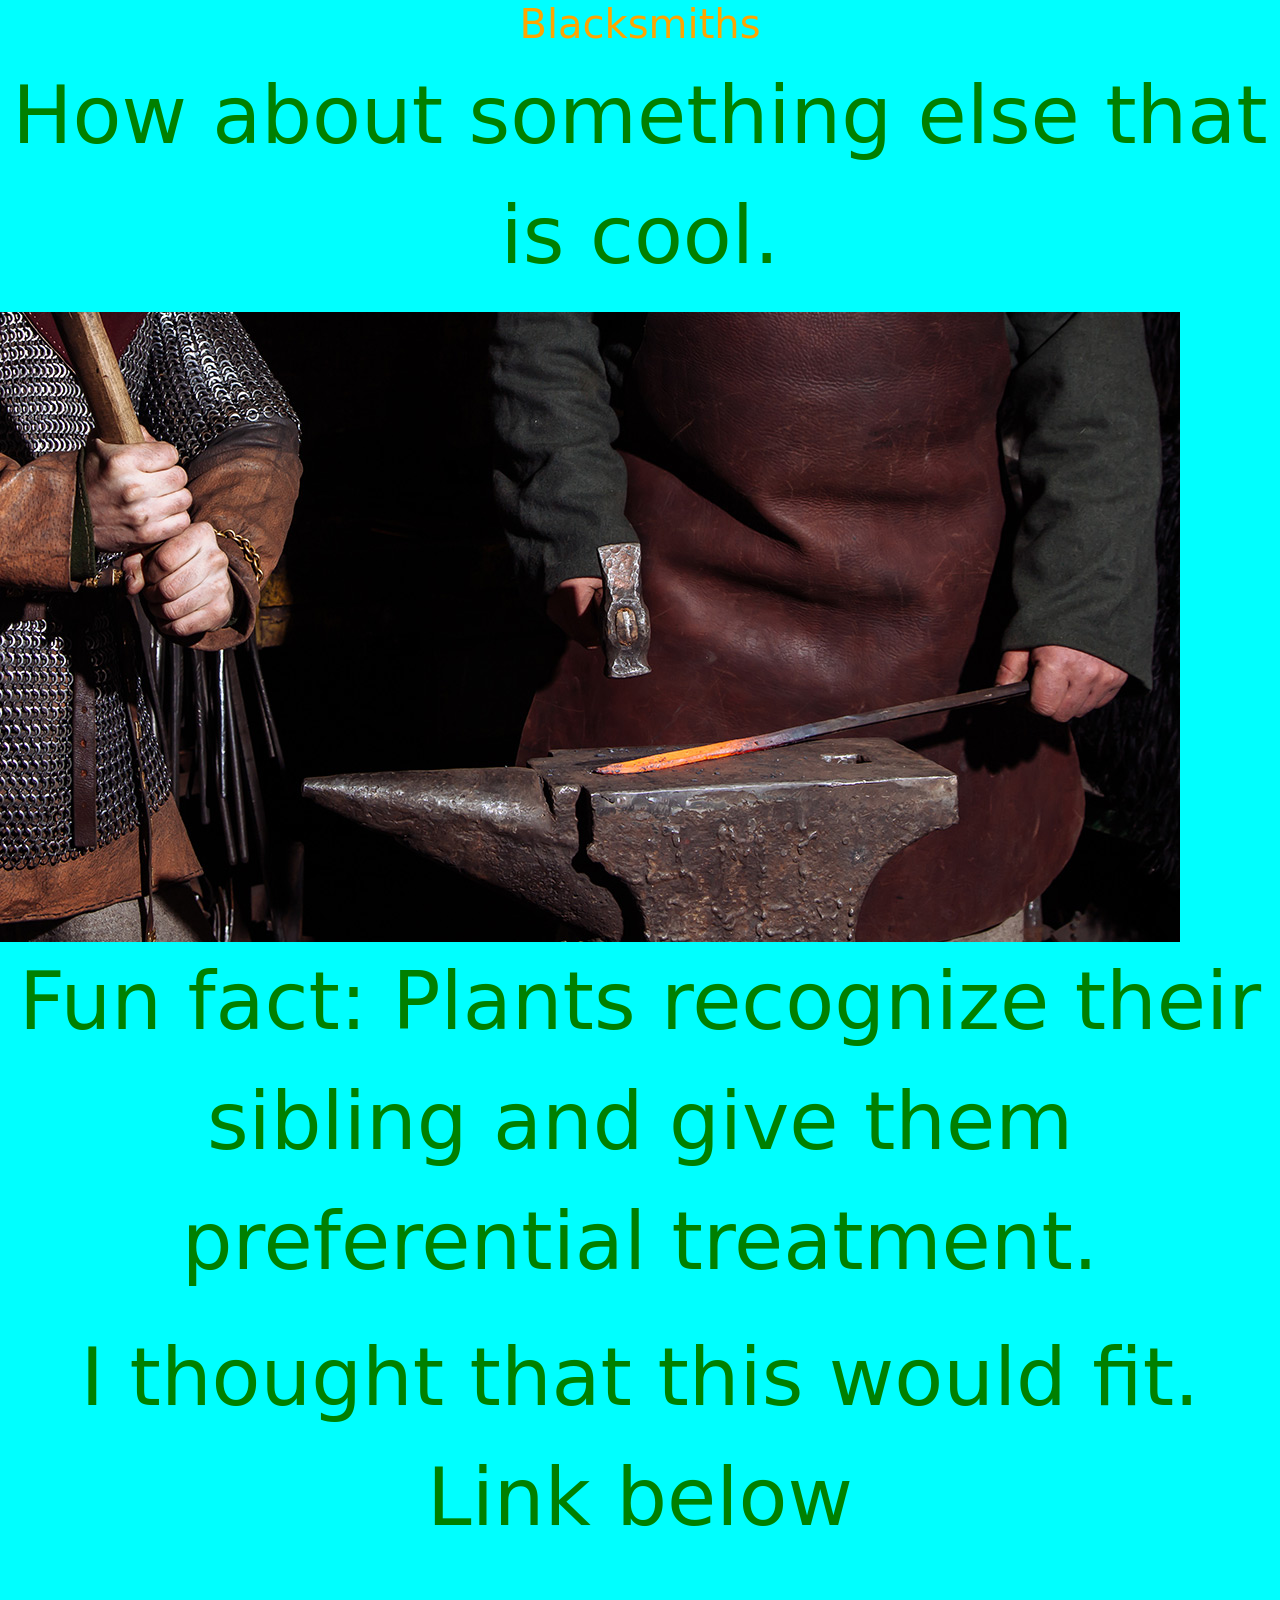
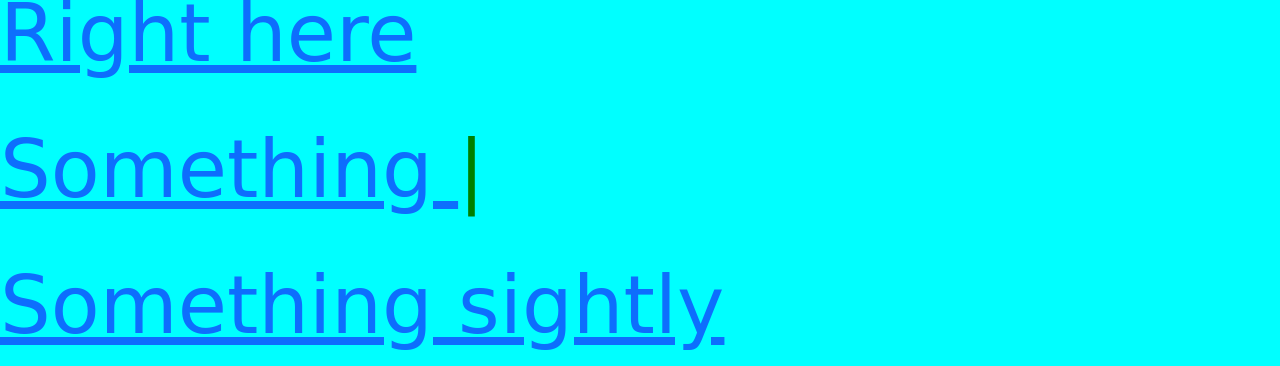
<file: 09.html>
<!doctype html>
<html lang="en">
<head>
	<meta charset="utf-8">
	<title>Info for looks and connections</title><meta name="viewport" content="width=device-width,initial-scale=1">
	<link href="https://cdn.jsdelivr.net/npm/bootstrap@5.3.8/dist/css/bootstrap.min.css" rel="stylesheet">
		<link rel="stylesheet" href="./assets/css/styles.css">
</head>
<body class = "blue">

	<h1 style="text-align:center;">Blacksmiths</h1>
	<p style="text-align:center;">How about something else that is cool.</p>

	<div class="container">
		<div class="row"
></div>	
</div>


	<img src="assets/img/smiths.jpg" alt="">


		<p style="text-align:center;">Fun fact: Plants recognize their sibling and give them preferential treatment.</p>


	<p style="text-align:center;">I thought that this would fit. Link below</p>
    
        <p><a href="https://www.battlemerchant.com/en/blog/the-art-of-sword-forging-from-ancient-techniques-to-modern-innovations">Right here</a></p>


		
		<p><a href="10.html">Something </a> | <p><a href="06.html">Something sightly</a></p>
       

	<script src="./assets/js/main.js"></script>
    <script src="https://cdn.jsdelivr.net/npm/bootstrap@5.3.8/dist/js/bootstrap.bundle.min.js"></script>

</body>
</html>
</file>
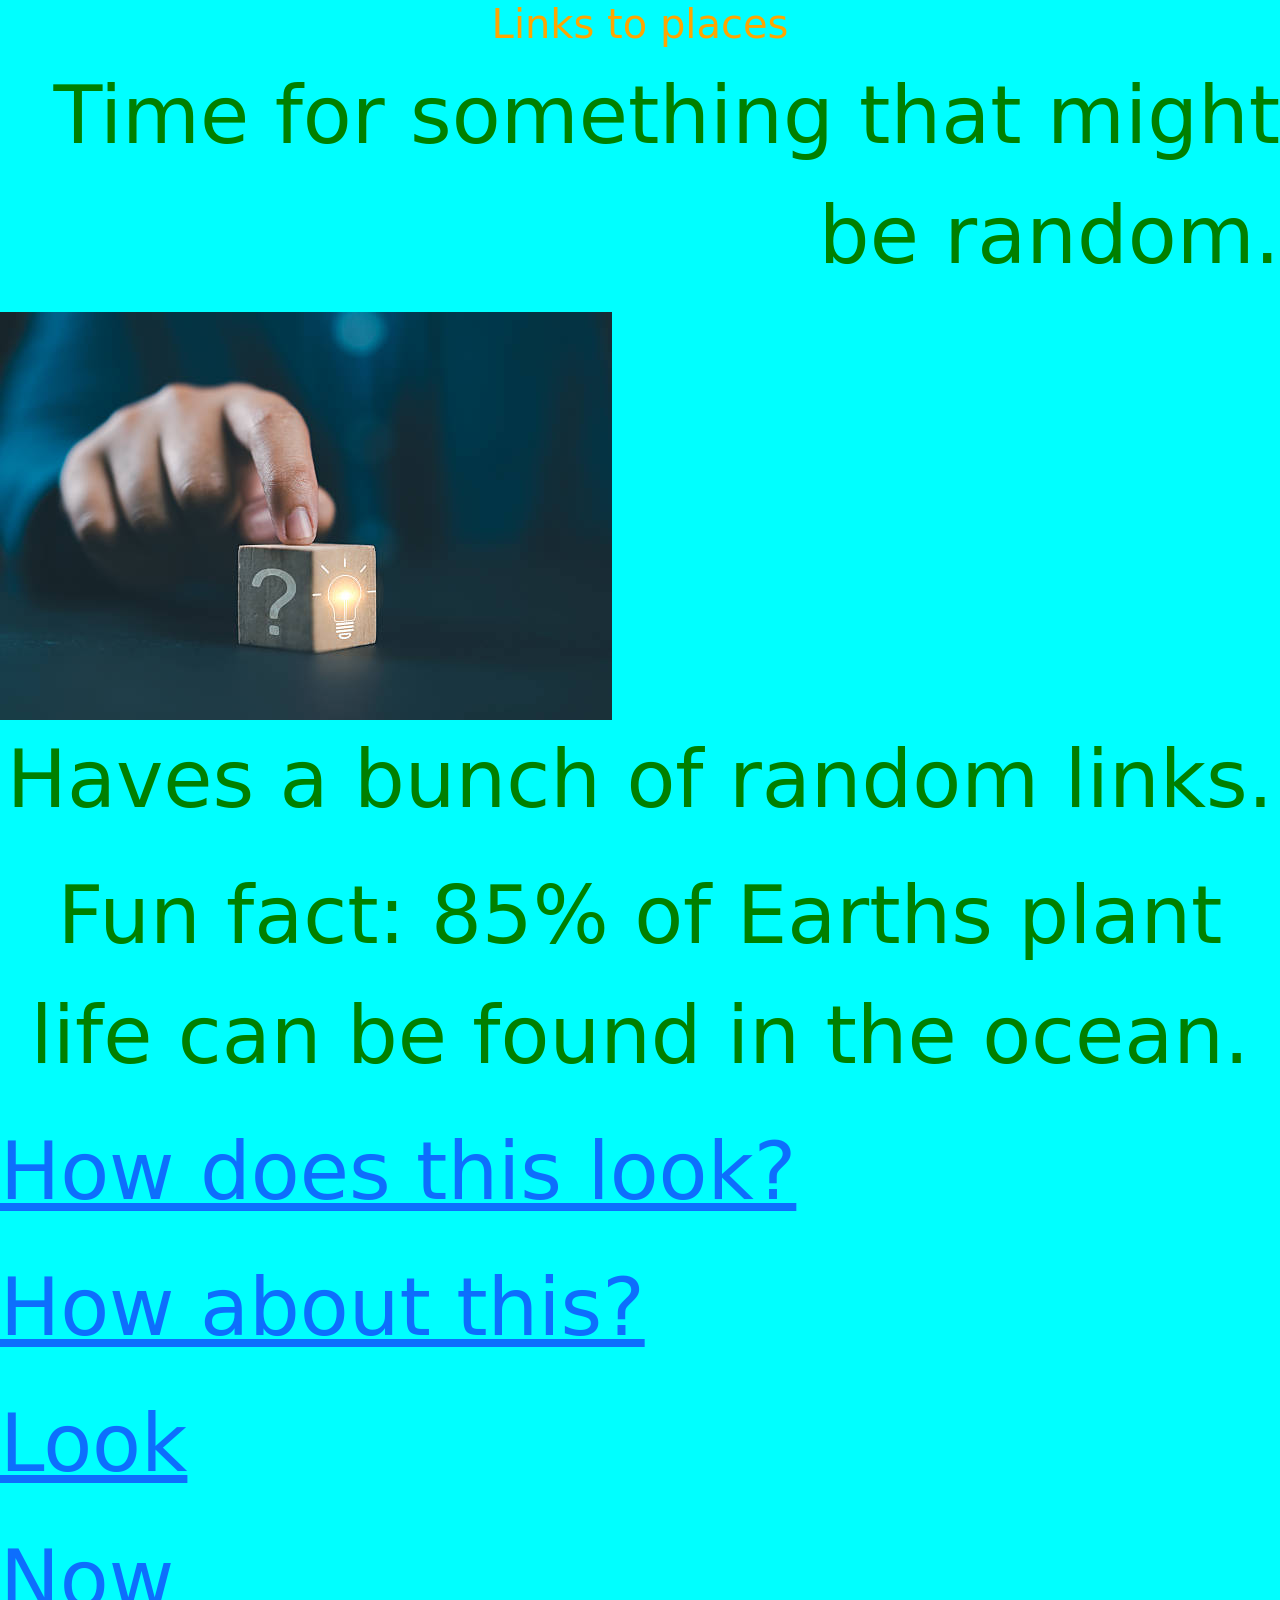
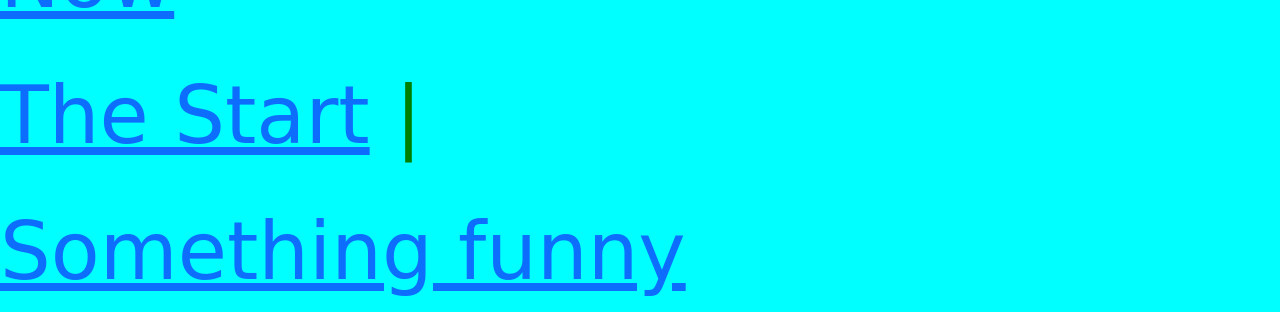
<file: 10.html>
<!doctype html>
<html lang="en">
<head>
	<meta charset="utf-8">
	<title>Info for looks and connections</title><meta name="viewport" content="width=device-width,initial-scale=1">
	<link href="https://cdn.jsdelivr.net/npm/bootstrap@5.3.8/dist/css/bootstrap.min.css" rel="stylesheet">
		<link rel="stylesheet" href="./assets/css/styles.css">
</head>
<body class = "blue">

	<h1 style="text-align:center;">Links to places</h1>
	<p style="text-align:right;">Time for something that might be random.</p>

	<div class="container">
		<div class="row"
></div>	
</div>


	<img src="assets/img/random.jpg" alt="">

	<p style="text-align:center">Haves a bunch of random links.</p>

	<p style="text-align:center">Fun fact: 85% of Earths plant life can be found in the ocean.</p>

    <p><a href="https://hoorayheroes.com/30-fun-facts-about-animals">How does this look?</a></p>

	    <p><a href="https://youtu.be/n3P9fuKPHMg?si=uA7YOlnXvCyiRgU_">How about this?</a></p>

		    <p><a href="https://youtu.be/r_a2-Ibhn90?si=w___H4xWMVnR2KMC"></a></p>

			    <p><a href="https://fonts.google.com/?categoryFilters=Feeling:%2FExpressive%2FActive;Serif:%2FSerif%2FTransitional&preview.script=Latn">Look</a></p>
	
				    <p><a href="https://github.com/dashboard">Now</a></p>



		<p><a href="index.html">The Start</a> | <p><a href="02.html">Something funny</a></p>
       

	<script src="./assets/js/main.js"></script>
    <script src="https://cdn.jsdelivr.net/npm/bootstrap@5.3.8/dist/js/bootstrap.bundle.min.js"></script>

</body>
</html>
</file>
<file: assets/css/styles.css>
/* styles.css */
h1 {
	color: orange
}


h2 {
	color: red
}
html, body {
	height: 100%;
	background-color: blue;
}

html, body {
	height: 100%;
	background-color: cyan;
}

html, body {
	
	.calistoga-regular {
  font-family: "Calistoga", serif;
  font-weight: 400;
  font-style: normal;
}

}

p {
	font-size: 5em;
	color: green;
}
 

.my-button {
	anchor-name: --my-button;
}

#my-element {
  position: absolute;
  position-anchor: --my-button;
  position-area: bottom span-right;
  border: none;
  backround-color: gray;
}
</file>
